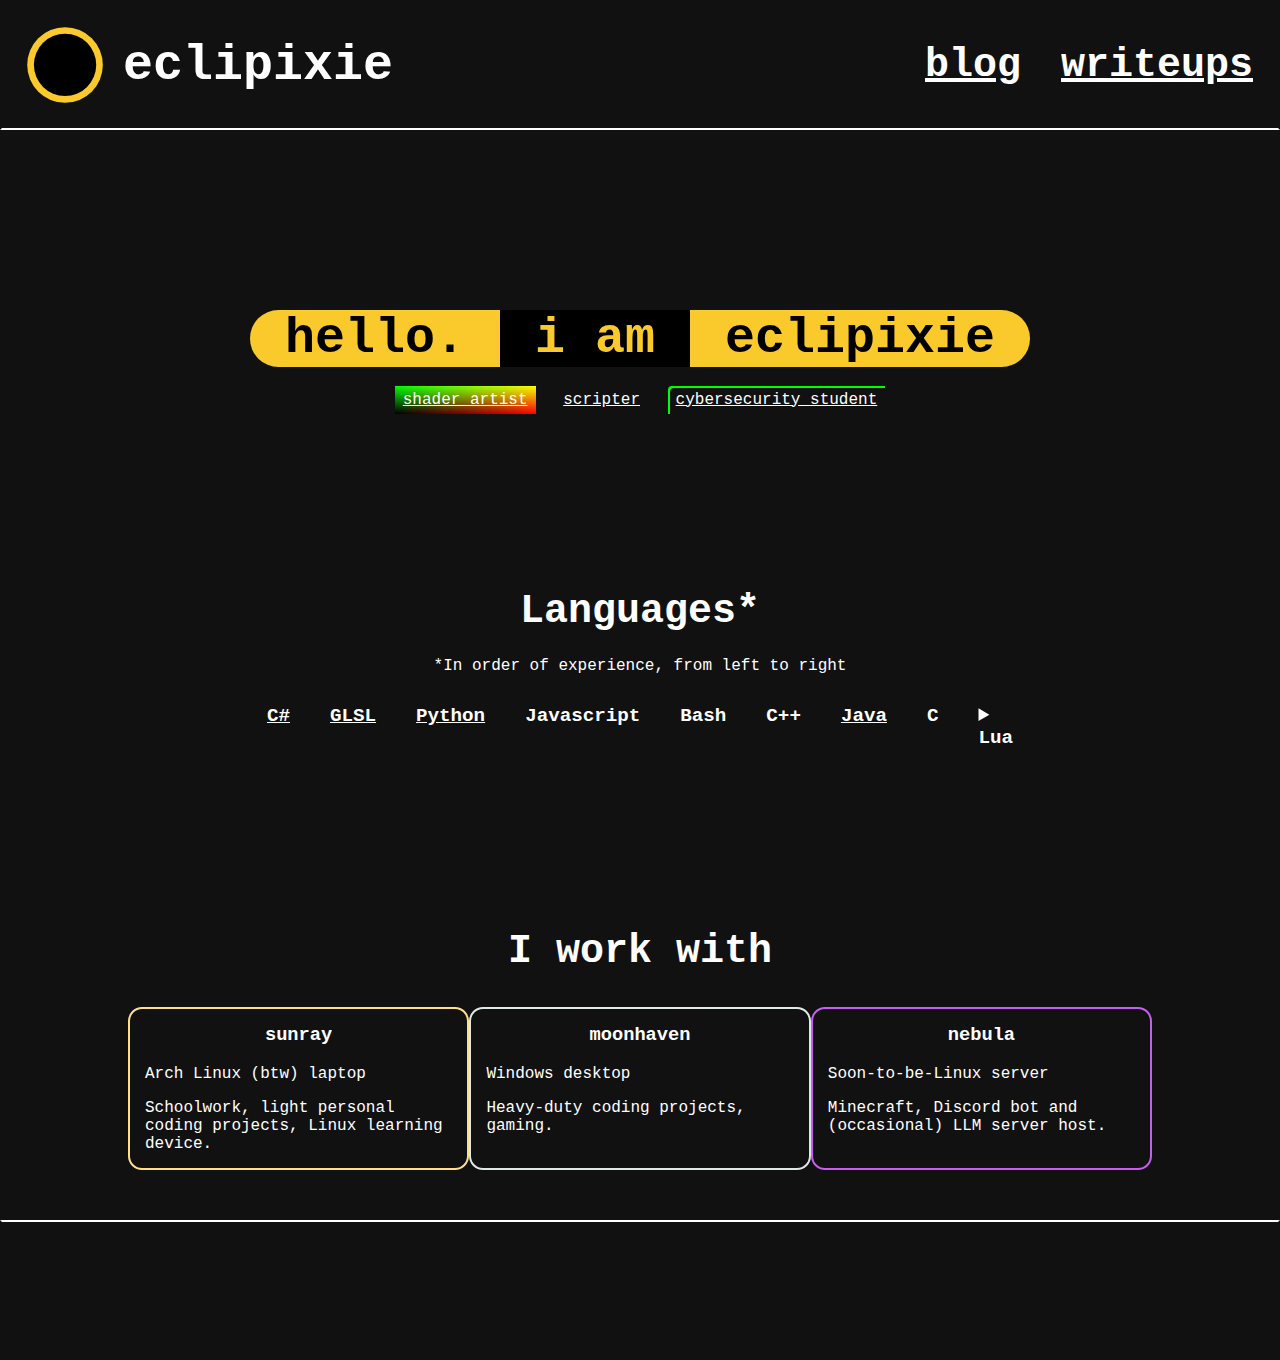
<file: index.html>
<!DOCTYPE html>
<!--[if lt IE 7]>      <html class="no-js lt-ie9 lt-ie8 lt-ie7"> <![endif]-->
<!--[if IE 7]>         <html class="no-js lt-ie9 lt-ie8"> <![endif]-->
<!--[if IE 8]>         <html class="no-js lt-ie9"> <![endif]-->
<!--[if gt IE 8]>      <html class="no-js"> <!--<![endif]-->
<html>
    <head>
        <meta charset="utf-8">
        <meta http-equiv="X-UA-Compatible">
        <link rel="shortcut icon" href="assets/logo.svg" type="image/x-icon">
        <title>eclipixie</title>
        <meta name="description" content="">
        <meta name="viewport" content="width=device-width, initial-scale=1">
        <link rel="stylesheet" href="./style/style.css">
    </head>
    <body>
        <header>
            <div class="header-sect">
                <a href="">
                    <img id="logo" src="./assets/logo.svg" alt="">
                </a>
                <h1>eclipixie</h1>
            </div>
            <div class="header-sect">
                <a href="./blog.html"><h2>blog</h2></a>
                <a href="./writeups.html"><h2>writeups</h2></a>
            </div>
        </header>
        <main id="content" class="margin-center">
            <h1><span class="capsule-light">hello.</span><span class="capsule-dark">i am</span><span class="capsule-light">eclipixie</span></h1>

            <hgroup id="capsule-links" class="margin-center">
                <a href="https://www.shadertoy.com/user/eclipixie" class="shader-capsule">shader artist</a>
                <a href="https://github.com/Eclipixie" class="resource-capsule">scripter</a>
                <a href="./writeups.html" class="cybersec-capsule">cybersecurity student</a>
            </hgroup>

            <section id="languages">
                <h2>Languages*</h2>
                <hgroup class="flex-center">*In order of experience, from left to right</hgroup>
                <ul class="horizontal-list margin-center">
                    <li><b><a href="https://github.com/Eclipixie/Volumetric">C#</a></b></li>
                    <li><b><a href="https://github.com/Eclipixie/Volumetric">GLSL</a></b></li>
                    <li><b><a href="https://github.com/Eclipixie/Llamaparse">Python</a></b></li>
                    <li><b>Javascript</b></li>
                    <li><b>Bash</b></li>
                    <li><b>C++</b></li>
                    <li><b><a href="https://github.com/Eclipixie/Chorus">Java</a></b></li>
                    <li><b>C</b></li>
                    <li><details style="text-wrap: wrap;">
                        <summary><b>Lua</b></summary>
                        Haven't used in any significant capacity in about 5 years.
                    </details></li>
                </ul>
            </section>

            <section id="technology">
                <h2>I work with</h2>
                <div class="margin-center">
                    <section>
                        <h3>sunray</h3>
                        <p>Arch Linux (btw) laptop</p>
                        <p>Schoolwork, light personal coding projects, Linux learning device.</p>
                    </section>
                    <section>
                        <h3>moonhaven</h3>
                        <p>Windows desktop</p>
                        <p>Heavy-duty coding projects, gaming.</p>
                    </section>
                    <section>
                        <h3>nebula</h3>
                        <p>Soon-to-be-Linux server</p>
                        <p>Minecraft, Discord bot and (occasional) LLM server host.</p>
                    </section>
                </div>
            </section>
        </main>
        <footer>

        </footer>
    </body>
</html>
</file>
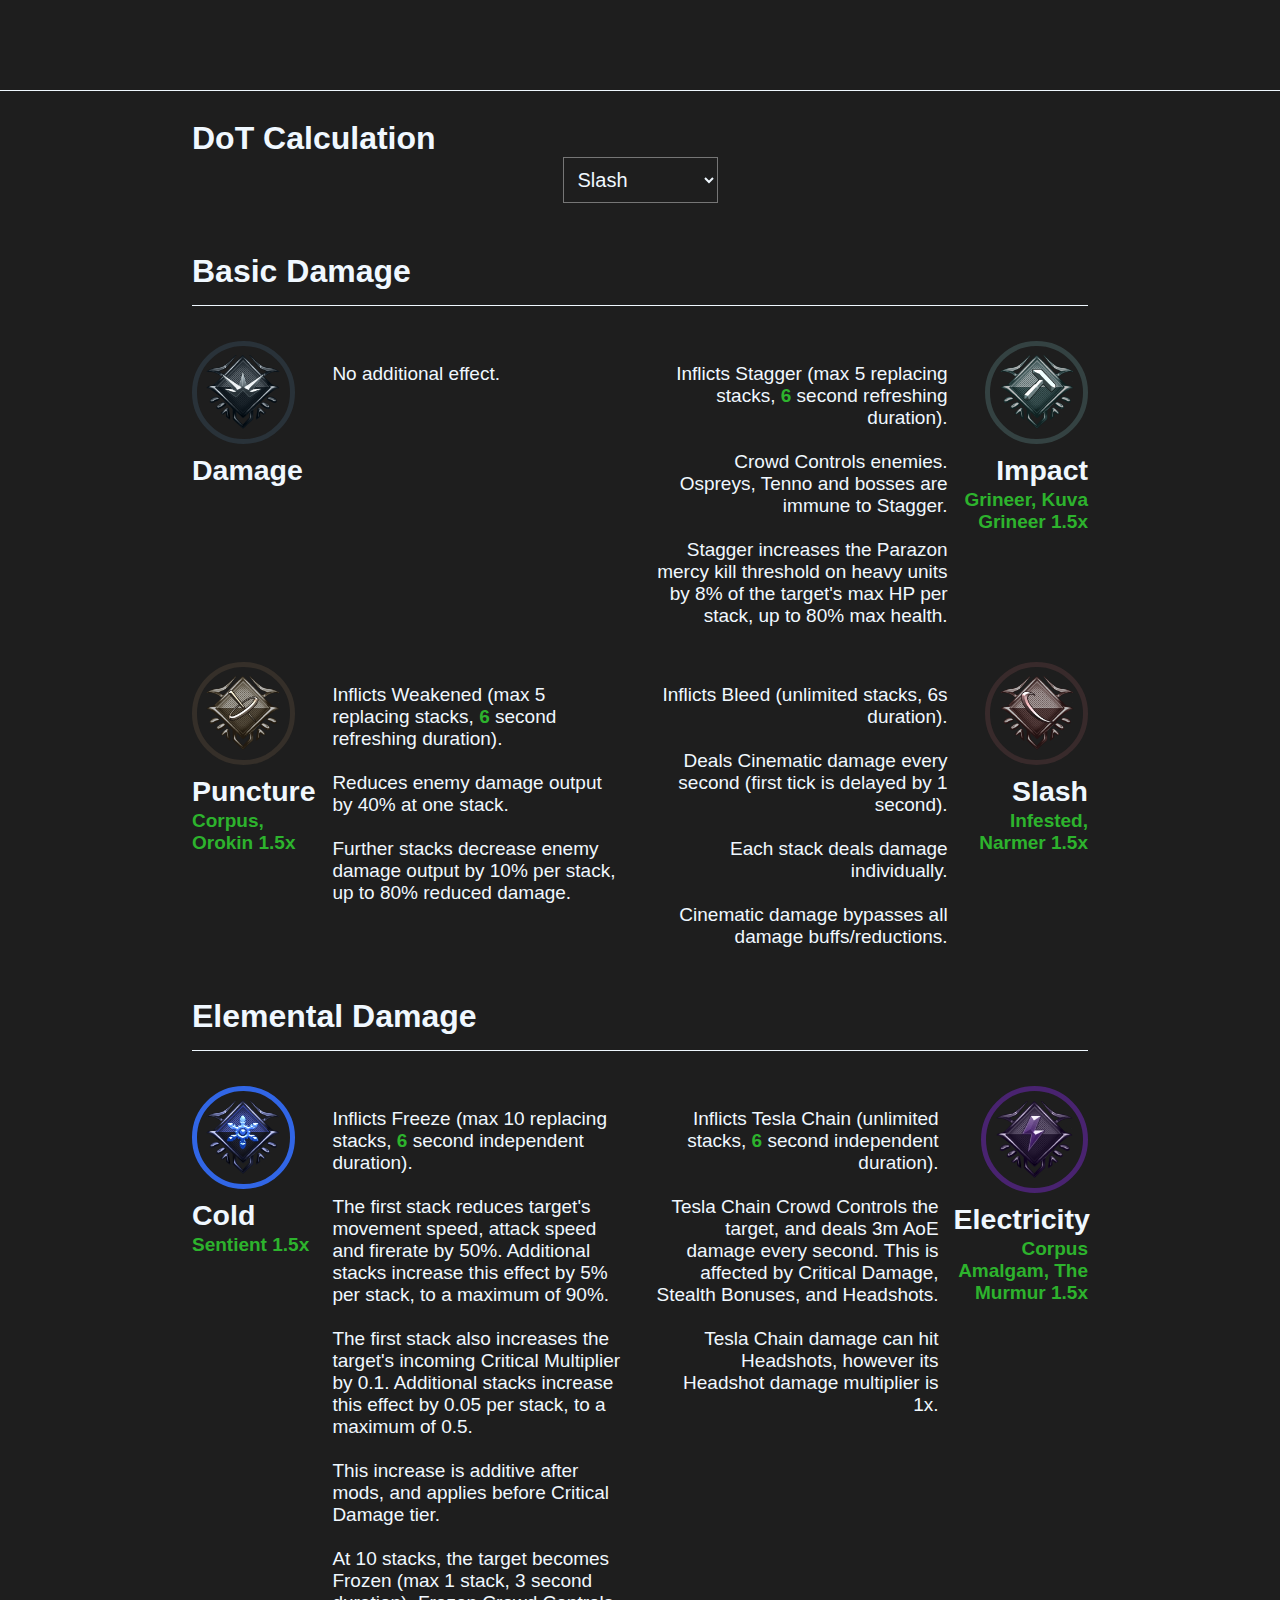
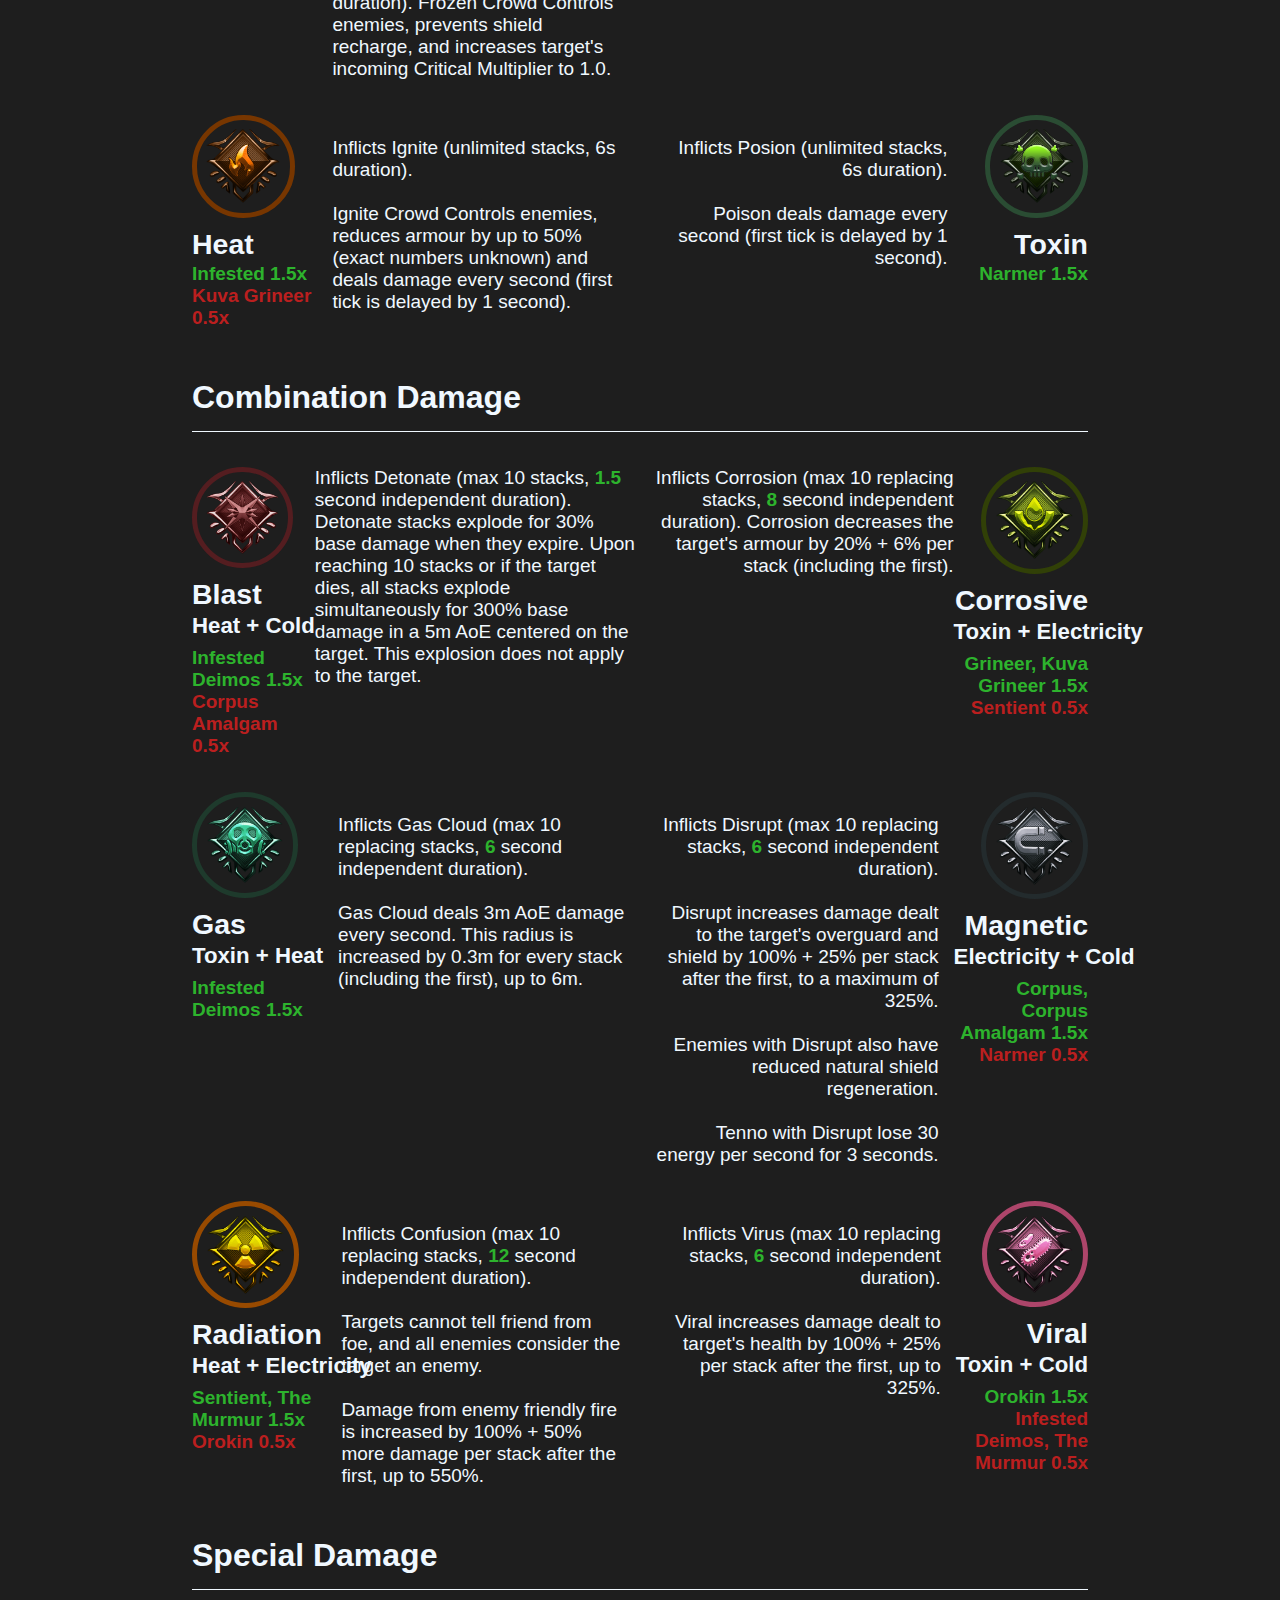
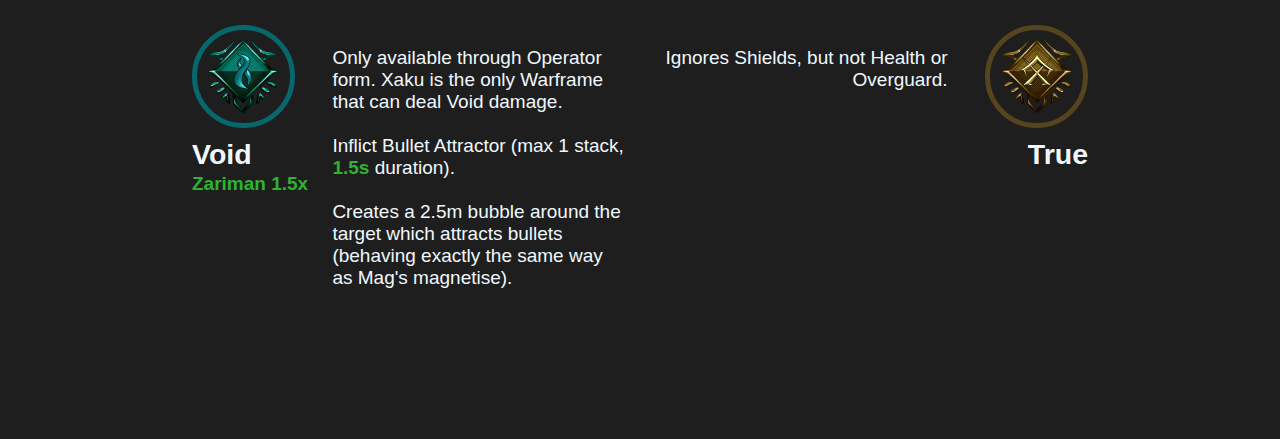
<file: damage/index.html>
<!DOCTYPE html>
<!--[if lt IE 7]>      <html class="no-js lt-ie9 lt-ie8 lt-ie7"> <![endif]-->
<!--[if IE 7]>         <html class="no-js lt-ie9 lt-ie8"> <![endif]-->
<!--[if IE 8]>         <html class="no-js lt-ie9"> <![endif]-->
<!--[if gt IE 8]>      <html class="no-js"> <!--<![endif]-->
<html>
    <head>
        <meta charset="utf-8">
        <meta http-equiv="X-UA-Compatible" content="IE=edge">
        <title>Damage</title>
        <meta name="description" content="">
        <meta name="viewport" content="width=device-width, initial-scale=1">
        <link rel="stylesheet" href="https://eclipixie.github.io/style/theoryframe.css">
    </head>
    <body>
        <header>

        </header>
        <main>
            <h1>DoT Calculation</h1>
            <section>
                <select name="damageType" id="">
                    <option value="slash">Slash</option>
                    <option value="heat">Heat</option>
                    <option value="toxin">Toxin</option>
                    <option value="gas">Gas</option>
                    <option value="blast expiry">Blast Expiry</option>
                    <option value="blast forced">Blast Forced</option>
                </select>
                <form action="" method="get">
                </form>
            </section>
            <h1>Basic Damage</h1>
            <section class="panel-grid">
                <div class="panel-row">
                    <section class="left-panel damage-info-panel">
                        <div class="overview">
                            <div class="icon" style="--border-col: rgba(41,50,57,255)">
                                <img src="https://eclipixie.github.io/resources/images/damage/DamageIcon.png" alt="">
                            </div>
                            <h2>Damage</h2>
                        </div>
                        <article>
                            No additional effect.
                        </article>
                    </section>
                    <section class="right-panel damage-info-panel">
                        <div class="overview">
                            <div class="icon" style="--border-col: rgba(52,66,66,255)">
                                <img src="https://eclipixie.github.io/resources/images/damage/ImpactIcon.png" alt="">
                            </div>
                            <h2>Impact</h2>
                            <b>Grineer, Kuva Grineer 1.5x</b>
                        </div>
                        <article>
                            Inflicts Stagger (max 5 replacing stacks, <b class="val-duration">6</b> second refreshing duration).

                            Crowd Controls enemies. Ospreys, Tenno and bosses are immune to Stagger.

                            Stagger increases the Parazon mercy kill threshold on heavy units by 8% of the target's max HP per stack, up to 80% max health.
                        </article>
                    </section>
                </div>
                <div class="panel-row">
                    <section class="left-panel damage-info-panel">
                        <div class="overview">
                            <div class="icon" style="--border-col: rgba(53,47,41,255)">
                                <img src="https://eclipixie.github.io/resources/images/damage/PunctureIcon.png" alt="">
                            </div>
                            <h2>Puncture</h2>
                            <b>Corpus, Orokin 1.5x</b>
                        </div>
                        <article>
                            Inflicts Weakened (max 5 replacing stacks, <b class="val-duration">6</b> second refreshing duration).

                            Reduces enemy damage output by 40% at one stack.

                            Further stacks decrease enemy damage output by 10% per stack, up to 80% reduced damage.
                        </article>
                    </section>
                    <section class="right-panel damage-info-panel">
                        <div class="overview">
                            <div class="icon" style="--border-col: rgba(56,42,43,255)">
                                <img src="https://eclipixie.github.io/resources/images/damage/SlashIcon.png" alt="">
                            </div>
                            <h2>Slash</h2>
                            <b>Infested, Narmer 1.5x</b>
                        </div>
                        <article>
                            Inflicts Bleed (unlimited stacks, 6s duration).

                            Deals <i>Cinematic</i> damage every second (first tick is delayed by 1 second).
                            
                            Each stack deals damage individually.
                            
                            Cinematic damage bypasses all damage buffs/reductions.
                        </article>
                    </section>
                </div>
            </section>
            <h1>Elemental Damage</h1>
            <section class="panel-grid">
                <!-- Cold, Electricity -->
                <div class="panel-row">
                    <!-- Cold -->
                    <section class="left-panel damage-info-panel">
                        <div class="overview">
                            <div class="icon" style="--border-col: rgba(49,102,230,255)">
                                <img src="https://eclipixie.github.io/resources/images/damage/ColdIcon.png" alt="">
                            </div>
                            <h2>Cold</h2>
                            <b>Sentient 1.5x</b>
                        </div>
                        <article>
                            Inflicts Freeze (max 10 replacing stacks, <b class="val-duration">6</b> second independent duration).

                            The first stack reduces target's movement speed, attack speed and firerate by 50%. Additional stacks increase this effect by 5% per stack, to a maximum of 90%.

                            The first stack also increases the target's incoming Critical Multiplier by 0.1. Additional stacks increase this effect by 0.05 per stack, to a maximum of 0.5.

                            This increase is additive after mods, and applies before Critical Damage tier.

                            At 10 stacks, the target becomes Frozen (max 1 stack, 3 second duration). Frozen Crowd Controls enemies, prevents shield recharge, and increases target's incoming Critical Multiplier to 1.0.
                        </article>
                    </section>
                    <!-- Electricity -->
                    <section class="right-panel damage-info-panel">
                        <div class="overview">
                            <div class="icon" style="--border-col: rgba(73,35,112,255)">
                                <img src="https://eclipixie.github.io/resources/images/damage/ElectricityIcon.png" alt="">
                            </div>
                            <h2>Electricity</h2>
                            <b>Corpus Amalgam, The Murmur 1.5x</b>
                        </div>
                        <article>
                            Inflicts Tesla Chain (unlimited stacks, <b class="val-duration">6</b> second independent duration).

                            Tesla Chain Crowd Controls the target, and deals 3m AoE damage every second. This is affected by Critical Damage, Stealth Bonuses, and Headshots.

                            Tesla Chain damage can hit Headshots, however its Headshot damage multiplier is 1x.
                        </article>
                    </section>
                </div>
                <!-- Heat, Toxin -->
                <div class="panel-row">
                    <!-- Heat -->
                    <section class="left-panel damage-info-panel">
                        <div class="overview">
                            <div class="icon" style="--border-col: rgba(119,54,0,255)">
                                <img src="https://eclipixie.github.io/resources/images/damage/HeatIcon.png" alt="">
                            </div>
                            <h2>Heat</h2>
                            <b>Infested 1.5x</b><br>
                            <b>Kuva Grineer 0.5x</b>
                        </div>
                        <article>
                            Inflicts Ignite (unlimited stacks, 6s duration).

                            Ignite Crowd Controls enemies, reduces armour by up to 50% (exact numbers unknown) and deals damage every second (first tick is delayed by 1 second).
                        </article>
                    </section>
                    <section class="right-panel damage-info-panel">
                        <div class="overview">
                            <div class="icon" style="--border-col: rgba(42,76,51,255)">
                                <img src="https://eclipixie.github.io/resources/images/damage/ToxinIcon.png" alt="">
                            </div>
                            <h2>Toxin</h2>
                            <b>Narmer 1.5x</b>
                        </div>
                        <article>
                            Inflicts Posion (unlimited stacks, 6s duration).

                            Poison deals damage every second (first tick is delayed by 1 second).
                        </article>
                    </section>
                </div>
            </section>
            <h1>Combination Damage</h1>
            <section class="panel-grid">
                <!-- Blast, Corrosive -->
                <div class="panel-row">
                    <!-- Blast -->
                    <section class="left-panel damage-info-panel">
                        <div class="overview">
                            <div class="icon" style="--border-col: rgba(84,29,32,255)">
                                <img src="https://eclipixie.github.io/resources/images/damage/BlastIcon.png" alt="">
                            </div>
                            <h2>Blast</h2>
                            <h3>Heat + Cold</h3>
                            <b>Infested Deimos 1.5x</b><br>
                            <b>Corpus Amalgam 0.5x</b>
                        </div>
                        <div class="description">
                            Inflicts Detonate (max 10 stacks, <b class="val-duration">1.5</b> second independent duration).

                            Detonate stacks explode for 30% base damage when they expire.

                            Upon reaching 10 stacks or if the target dies, all stacks explode simultaneously for 300% base damage in a 5m AoE centered on the target. This explosion does not apply to the target.
                        </div>
                    </section>
                    <!-- Corrosive -->
                    <section class="right-panel damage-info-panel">
                        <div class="overview">
                            <div class="icon" style="--border-col: rgba(49,64,7,255)">
                                <img src="https://eclipixie.github.io/resources/images/damage/CorrosiveIcon.png" alt="">
                            </div>
                            <h2>Corrosive</h2>
                            <h3>Toxin + Electricity</h3>
                            <b>Grineer, Kuva Grineer 1.5x</b><br>
                            <b>Sentient 0.5x</b>
                        </div>
                        <div class="description">
                            Inflicts Corrosion (max 10 replacing stacks, <b class="val-duration">8</b> second independent duration).

                            Corrosion decreases the target's armour by 20% + 6% per stack (including the first).
                        </div>
                    </section>
                </div>
                <!-- Gas, Magnetic -->
                <div class="panel-row">
                    <!-- Gas -->
                    <section class="left-panel damage-info-panel">
                        <div class="overview">
                            <div class="icon" style="--border-col: rgba(30,58,44,255)">
                                <img src="https://eclipixie.github.io/resources/images/damage/GasIcon.png" alt="">
                            </div>
                            <h2>Gas</h2>
                            <h3>Toxin + Heat</h3>
                            <b>Infested Deimos 1.5x</b>
                        </div>
                        <article>
                            Inflicts Gas Cloud (max 10 replacing stacks, <b class="val-duration">6</b> second independent duration).

                            Gas Cloud deals 3m AoE damage every second. This radius is increased by 0.3m for every stack (including the first), up to 6m.
                        </article>
                    </section>
                    <!-- Magnetic -->
                    <section class="right-panel damage-info-panel">
                        <div class="overview">
                            <div class="icon" style="--border-col: rgba(35,43,45,255)">
                                <img src="https://eclipixie.github.io/resources/images/damage/MagneticIcon.png" alt="">
                            </div>
                            <h2>Magnetic</h2>
                            <h3>Electricity + Cold</h3>
                            <b>Corpus, Corpus Amalgam 1.5x</b><br>
                            <b>Narmer 0.5x</b>
                        </div>
                        <article>
                            Inflicts Disrupt (max 10 replacing stacks, <b class="val-duration">6</b> second independent duration).

                            Disrupt increases damage dealt to the target's overguard and shield by 100% + 25% per stack after the first, to a maximum of 325%.

                            Enemies with Disrupt also have reduced natural shield regeneration.

                            Tenno with Disrupt lose 30 energy per second for 3 seconds.
                        </article>
                    </section>
                </div>
                <!-- Radiation, Viral -->
                <div class="panel-row">
                    <!-- Radiation -->
                    <section class="left-panel damage-info-panel">
                        <div class="overview">
                            <div class="icon" style="--border-col: rgba(152,74,0,255)">
                                <img src="https://eclipixie.github.io/resources/images/damage/RadiationIcon.png" alt="">
                            </div>
                            <h2>Radiation</h2>
                            <h3>Heat + Electricity</h3>
                            <b>Sentient, The Murmur 1.5x</b><br>
                            <b>Orokin 0.5x</b>
                        </div>
                        <article>
                            Inflicts Confusion (max 10 replacing stacks, <b class="val-duration">12</b> second independent duration).

                            Targets cannot tell friend from foe, and all enemies consider the target an enemy.

                            Damage from enemy friendly fire is increased by 100% + 50% more damage per stack after the first, up to 550%.
                        </article>
                    </section>
                    <!-- Viral -->
                    <section class="right-panel damage-info-panel">
                        <div class="overview">
                            <div class="icon" style="--border-col: rgba(173,69,106,255)">
                                <img src="https://eclipixie.github.io/resources/images/damage/ViralIcon.png" alt="">
                            </div>
                            <h2>Viral</h2>
                            <h3>Toxin + Cold</h3>
                            <b>Orokin 1.5x</b><br>
                            <b>Infested Deimos, The Murmur 0.5x</b>
                        </div>
                        <article>
                            Inflicts Virus (max 10 replacing stacks, <b class="val-duration">6</b> second independent duration).

                            Viral increases damage dealt to target's health by 100% + 25% per stack after the first, up to 325%.
                        </article>
                    </section>
                </div>
            </section>
            <h1>Special Damage</h1>
            <section class="panel-grid">
                <div class="panel-row">
                    <section class="left-panel damage-info-panel">
                        <div class="overview">
                            <div class="icon" style="--border-col: rgba(6,104,108,255)">
                                <img src="https://eclipixie.github.io/resources/images/damage/VoidIcon.png" alt="">
                            </div>
                            <h2>Void</h2>
                            <b>Zariman 1.5x</b>
                        </div>
                        <article>
                            Only available through Operator form. Xaku is the only Warframe that can deal Void damage.

                            Inflict Bullet Attractor (max 1 stack, <b class="val-duration">1.5s</b> duration).

                            Creates a 2.5m bubble around the target which attracts bullets (behaving exactly the same way as Mag's magnetise).
                        </article>
                    </section>
                    <section class="right-panel damage-info-panel">
                        <div class="overview">
                            <div class="icon" style="--border-col: rgba(86,68,30,255)">
                                <img src="https://eclipixie.github.io/resources/images/damage/TrueIcon.png" alt="">
                            </div>
                            <h2>True</h2>
                        </div>
                        <article>
                            Ignores Shields, but not Health or Overguard.
                        </article>
                    </section>
                </div>
            </section>
        </main>
    </body>
</html>
</file>
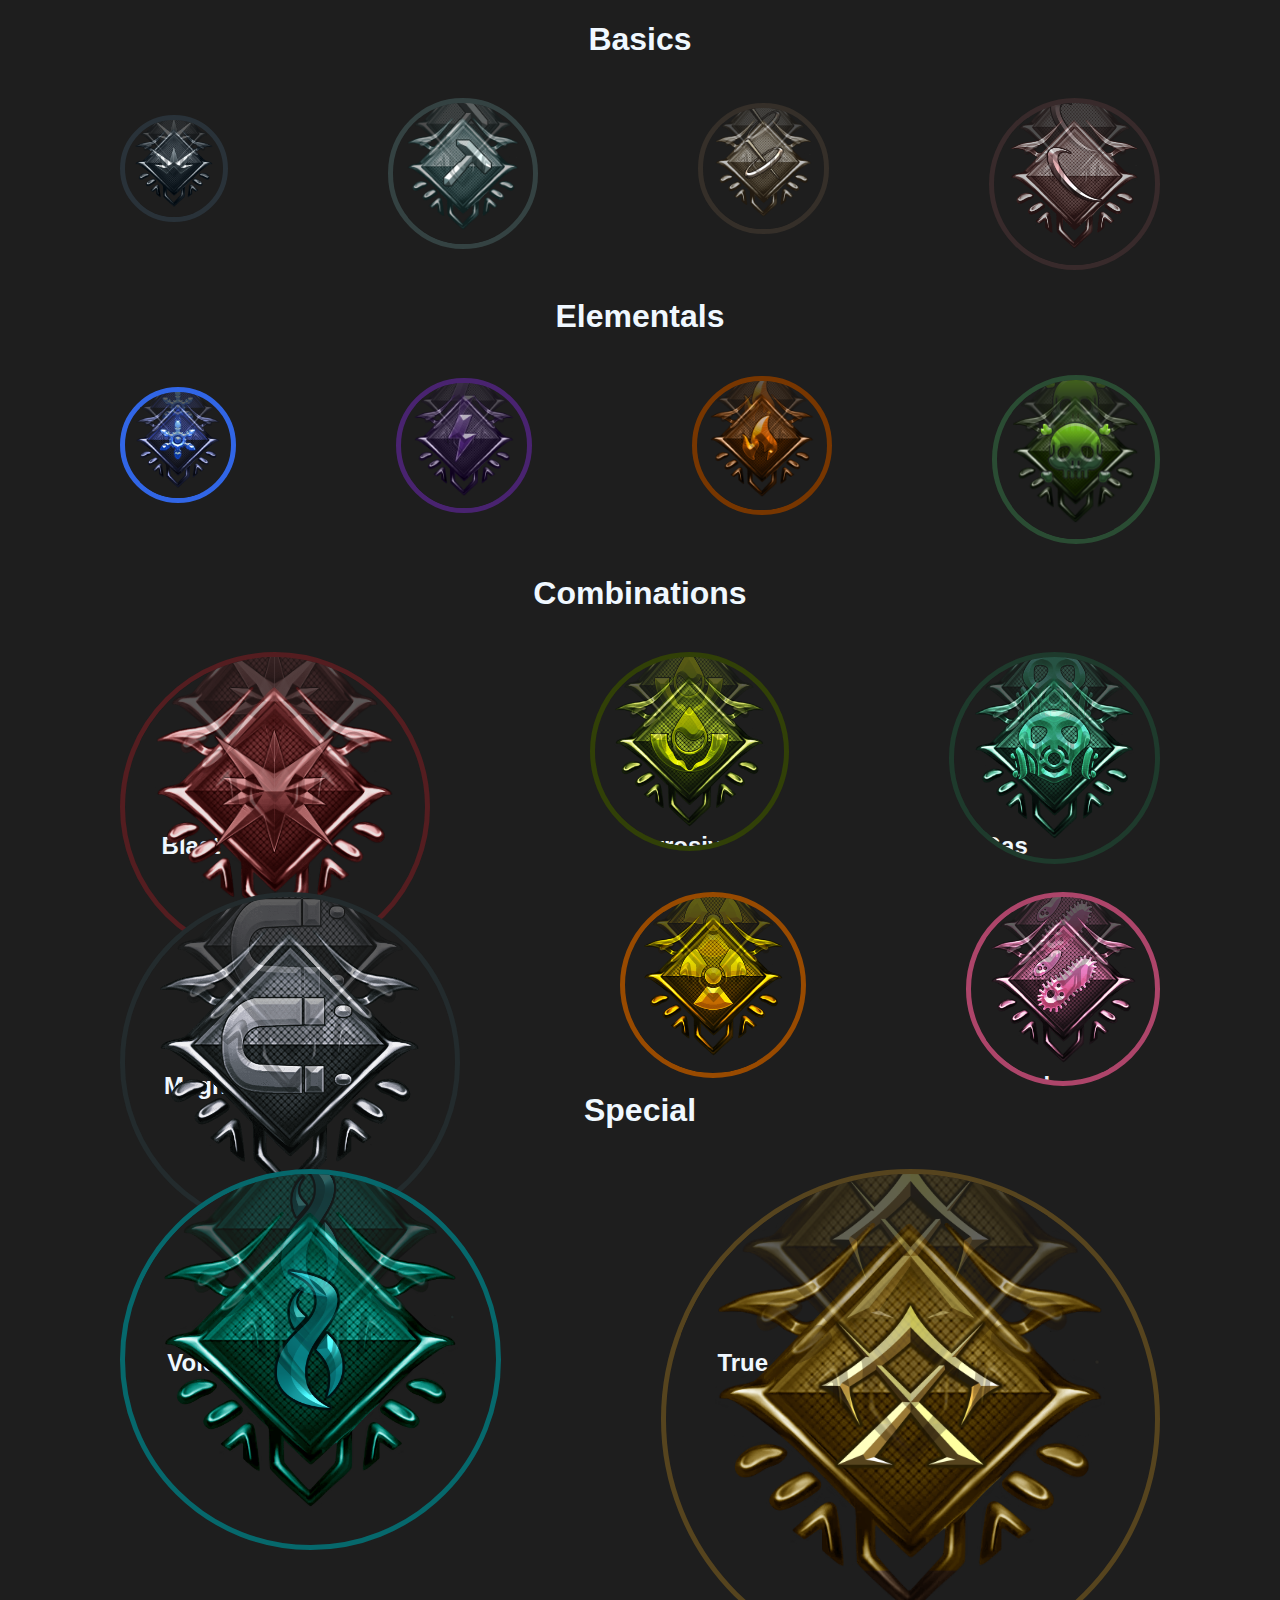
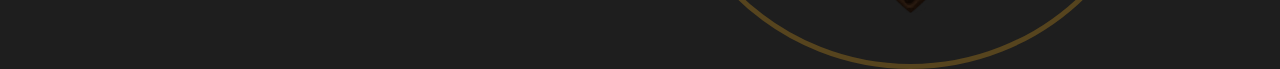
<file: old/index.html>
<!DOCTYPE html>
<!--[if lt IE 7]>      <html class="no-js lt-ie9 lt-ie8 lt-ie7"> <![endif]-->
<!--[if IE 7]>         <html class="no-js lt-ie9 lt-ie8"> <![endif]-->
<!--[if IE 8]>         <html class="no-js lt-ie9"> <![endif]-->
<!--[if gt IE 8]>      <html class="no-js"> <!--<![endif]-->
<html>
    <head>
        <meta charset="utf-8">
        <meta http-equiv="X-UA-Compatible" content="IE=edge">
        <title>Damage</title>
        <meta name="description" content="">
        <meta name="viewport" content="width=device-width, initial-scale=1">
        <link rel="stylesheet" href="../style/theoryframe.css">
    </head>
    <body>

        <div class="header">

        </div>
        <div class="content">
            <div class="graphic">
                <h1 class="center-x">Basics</h1>
                <div class="icon-row" id="basic-damage"><div class="icon center-y" style="--border-col: rgba(41,50,57,255)"><img src="../resources/DamageIcon.png" alt=""><div class="icon-info-background icon-info"><img src="../resources/DamageIcon.png" class="center-x"></div><div class="icon-info" style="--info-y: -40px"><h2 class="center-x center-y">Damage</h2></div><div class="icon-info icon-info-left" style="--info-y: -40px; height: 40px; border: 0px;"> <div class="subheading"></div> </div><div class="icon-info icon-info-left" style="--info-y: 0px; height: 120px"></div><div class="icon-info icon-info-right" style="--info-y: 0px; height: 120px"></div><div class="icon-info icon-info-left" style="--info-y: 0px; height: 120px;"> <div class="center-y small-text" style="margin-right: 70px;">No additional effect.</div></div><a class="icon-info icon-info-right" style="--info-y: calc(100px * 1.2 / 4 * 3)" href="https://warframe.fandom.com/wiki/Damage/Damage_Damage"> <div class="center-y">Wiki</div> </a></div><div class="icon center-y" style="--border-col: rgba(52,66,66,255)"><img src="../resources/ImpactIcon.png" alt=""><div class="icon-info-background icon-info"><img src="../resources/ImpactIcon.png" class="center-x"></div><div class="icon-info" style="--info-y: -40px"><h2 class="center-x center-y">Impact</h2></div><div class="icon-info icon-info-left" style="--info-y: -40px; height: 40px; border: 0px;"> <div class="subheading"></div> </div><div class="icon-info icon-info-left" style="--info-y: 0px; height: 120px"></div><div class="icon-info icon-info-right" style="--info-y: 0px; height: 120px"></div><div class="icon-info icon-info-left" style="--info-y: 0px; height: 120px;"> <div class="center-y small-text" style="margin-right: 70px;">Inflicts Stagger (&lt;5 stacks).<br>6s crowd control.<br>Increases Parazon mercy kill threshold.</div></div><div class="icon-info icon-info-right" style="--info-y: calc(100px * 1.2 / 4 * 0)"> <b style="color: green;">1.5x</b> <div class="center-y">Grineer</div></div><div class="icon-info icon-info-right" style="--info-y: calc(100px * 1.2 / 4 * 1)"> <b style="color: green;">1.5x</b> <div class="center-y">Kuva Grineer</div></div><a class="icon-info icon-info-right" style="--info-y: calc(100px * 1.2 / 4 * 3)" href="https://warframe.fandom.com/wiki/Damage/Impact_Damage"> <div class="center-y">Wiki</div> </a></div><div class="icon center-y" style="--border-col: rgba(53,47,41,255)"><img src="../resources/PunctureIcon.png" alt=""><div class="icon-info-background icon-info"><img src="../resources/PunctureIcon.png" class="center-x"></div><div class="icon-info" style="--info-y: -40px"><h2 class="center-x center-y">Puncture</h2></div><div class="icon-info icon-info-left" style="--info-y: -40px; height: 40px; border: 0px;"> <div class="subheading"></div> </div><div class="icon-info icon-info-left" style="--info-y: 0px; height: 120px"></div><div class="icon-info icon-info-right" style="--info-y: 0px; height: 120px"></div><div class="icon-info icon-info-left" style="--info-y: 0px; height: 120px;"> <div class="center-y small-text" style="margin-right: 70px;">Inflicts Weakened (&lt;5 stacks).<br>Reduces target's damage.</div></div><div class="icon-info icon-info-right" style="--info-y: calc(100px * 1.2 / 4 * 0)"> <b style="color: green;">1.5x</b> <div class="center-y">Corpus</div></div><div class="icon-info icon-info-right" style="--info-y: calc(100px * 1.2 / 4 * 1)"> <b style="color: green;">1.5x</b> <div class="center-y">Orokin</div></div><a class="icon-info icon-info-right" style="--info-y: calc(100px * 1.2 / 4 * 3)" href="https://warframe.fandom.com/wiki/Damage/Puncture_Damage"> <div class="center-y">Wiki</div> </a></div><div class="icon center-y" style="--border-col: rgba(56,42,43,255)"><img src="../resources/SlashIcon.png" alt=""><div class="icon-info-background icon-info"><img src="../resources/SlashIcon.png" class="center-x"></div><div class="icon-info" style="--info-y: -40px"><h2 class="center-x center-y">Slash</h2></div><div class="icon-info icon-info-left" style="--info-y: -40px; height: 40px; border: 0px;"> <div class="subheading"></div> </div><div class="icon-info icon-info-left" style="--info-y: 0px; height: 120px"></div><div class="icon-info icon-info-right" style="--info-y: 0px; height: 120px"></div><div class="icon-info icon-info-left" style="--info-y: 0px; height: 120px;"> <div class="center-y small-text" style="margin-right: 70px;">Inflicts Bleed (unlimited stacks).<br>DoT every 6 seconds for every stack individually.</div></div><div class="icon-info icon-info-right" style="--info-y: calc(100px * 1.2 / 4 * 0)"> <b style="color: green;">1.5x</b> <div class="center-y">Infested</div></div><div class="icon-info icon-info-right" style="--info-y: calc(100px * 1.2 / 4 * 1)"> <b style="color: green;">1.5x</b> <div class="center-y">Narmer</div></div><a class="icon-info icon-info-right" style="--info-y: calc(100px * 1.2 / 4 * 3)" href="https://warframe.fandom.com/wiki/Damage/Slash_Damage"> <div class="center-y">Wiki</div> </a></div></div>

                <h1 class="center-x">Elementals</h1>
                <div class="icon-row" id="elemental-damage"><div class="icon center-y" style="--border-col: rgba(49,102,230,255)"><img src="../resources/ColdIcon.png" alt=""><div class="icon-info-background icon-info"><img src="../resources/ColdIcon.png" class="center-x"></div><div class="icon-info" style="--info-y: -40px"><h2 class="center-x center-y">Cold</h2></div><div class="icon-info icon-info-left" style="--info-y: -40px; height: 40px; border: 0px;"> <div class="subheading"></div> </div><div class="icon-info icon-info-left" style="--info-y: 0px; height: 120px"></div><div class="icon-info icon-info-right" style="--info-y: 0px; height: 120px"></div><div class="icon-info icon-info-left" style="--info-y: 0px; height: 120px;"> <div class="center-y small-text" style="margin-right: 70px;">Inflicts Freeze (&lt;10 stacks).<br>Reduces target's animation speed.<br>10th stack freezes target.</div></div><div class="icon-info icon-info-right" style="--info-y: calc(100px * 1.2 / 4 * 0)"> <b style="color: green;">1.5x</b> <div class="center-y">Sentient</div></div><a class="icon-info icon-info-right" style="--info-y: calc(100px * 1.2 / 4 * 3)" href="https://warframe.fandom.com/wiki/Damage/Cold_Damage"> <div class="center-y">Wiki</div> </a></div><div class="icon center-y" style="--border-col: rgba(73,35,112,255)"><img src="../resources/ElectricityIcon.png" alt=""><div class="icon-info-background icon-info"><img src="../resources/ElectricityIcon.png" class="center-x"></div><div class="icon-info" style="--info-y: -40px"><h2 class="center-x center-y">Electricity</h2></div><div class="icon-info icon-info-left" style="--info-y: -40px; height: 40px; border: 0px;"> <div class="subheading"></div> </div><div class="icon-info icon-info-left" style="--info-y: 0px; height: 120px"></div><div class="icon-info icon-info-right" style="--info-y: 0px; height: 120px"></div><div class="icon-info icon-info-left" style="--info-y: 0px; height: 120px;"> <div class="center-y small-text" style="margin-right: 70px;">Inflicts Tesla Chain (&lt;1 stack).<br>3m AoE DoT centered on target every second.</div></div><div class="icon-info icon-info-right" style="--info-y: calc(100px * 1.2 / 4 * 0)"> <b style="color: green;">1.5x</b> <div class="center-y">Corpus Amalgam</div></div><div class="icon-info icon-info-right" style="--info-y: calc(100px * 1.2 / 4 * 1)"> <b style="color: green;">1.5x</b> <div class="center-y">The Murmur</div></div><a class="icon-info icon-info-right" style="--info-y: calc(100px * 1.2 / 4 * 3)" href="https://warframe.fandom.com/wiki/Damage/Electricity_Damage"> <div class="center-y">Wiki</div> </a></div><div class="icon center-y" style="--border-col: rgba(119,54,0,255)"><img src="../resources/HeatIcon.png" alt=""><div class="icon-info-background icon-info"><img src="../resources/HeatIcon.png" class="center-x"></div><div class="icon-info" style="--info-y: -40px"><h2 class="center-x center-y">Heat</h2></div><div class="icon-info icon-info-left" style="--info-y: -40px; height: 40px; border: 0px;"> <div class="subheading"></div> </div><div class="icon-info icon-info-left" style="--info-y: 0px; height: 120px"></div><div class="icon-info icon-info-right" style="--info-y: 0px; height: 120px"></div><div class="icon-info icon-info-left" style="--info-y: 0px; height: 120px;"> <div class="center-y small-text" style="margin-right: 70px;">Inflicts Ignite (unlimited stacks).<br>Reduces target's armour.<br>DoT every 6 seconds for every stack individually.</div></div><div class="icon-info icon-info-right" style="--info-y: calc(100px * 1.2 / 4 * 0)"> <b style="color: red;">0.5x</b> <div class="center-y">Kuva Grineer</div></div><div class="icon-info icon-info-right" style="--info-y: calc(100px * 1.2 / 4 * 1)"> <b style="color: green;">1.5x</b> <div class="center-y">Infested</div></div><a class="icon-info icon-info-right" style="--info-y: calc(100px * 1.2 / 4 * 3)" href="https://warframe.fandom.com/wiki/Damage/Heat_Damage"> <div class="center-y">Wiki</div> </a></div><div class="icon center-y" style="--border-col: rgba(42,76,51,255)"><img src="../resources/ToxinIcon.png" alt=""><div class="icon-info-background icon-info"><img src="../resources/ToxinIcon.png" class="center-x"></div><div class="icon-info" style="--info-y: -40px"><h2 class="center-x center-y">Toxin</h2></div><div class="icon-info icon-info-left" style="--info-y: -40px; height: 40px; border: 0px;"> <div class="subheading"></div> </div><div class="icon-info icon-info-left" style="--info-y: 0px; height: 120px"></div><div class="icon-info icon-info-right" style="--info-y: 0px; height: 120px"></div><div class="icon-info icon-info-left" style="--info-y: 0px; height: 120px;"> <div class="center-y small-text" style="margin-right: 70px;">Inflicts Poison (unlimited stacks).<br>DoT directly to health every 6 seconds for every stack individually.</div></div><div class="icon-info icon-info-right" style="--info-y: calc(100px * 1.2 / 4 * 0)"> <b style="color: green;">1.5x</b> <div class="center-y">Narmer</div></div><a class="icon-info icon-info-right" style="--info-y: calc(100px * 1.2 / 4 * 3)" href="https://warframe.fandom.com/wiki/Damage/Toxin_Damage"> <div class="center-y">Wiki</div> </a></div></div>

                <h1 class="center-x">Combinations</h1>
                <div class="icon-row" id="combinations-one"><div class="icon center-y" style="--border-col: rgba(84,29,32,255)"><img src="../resources/BlastIcon.png" alt=""><div class="icon-info-background icon-info"><img src="../resources/BlastIcon.png" class="center-x"></div><div class="icon-info" style="--info-y: -40px"><h2 class="center-x center-y">Blast</h2></div><div class="icon-info icon-info-left" style="--info-y: -40px; height: 40px; border: 0px;"> <div class="subheading">Heat + Cold</div> </div><div class="icon-info icon-info-left" style="--info-y: 0px; height: 120px"></div><div class="icon-info icon-info-right" style="--info-y: 0px; height: 120px"></div><div class="icon-info icon-info-left" style="--info-y: 0px; height: 120px;"> <div class="center-y small-text" style="margin-right: 70px;">Inflicts Detonate (&lt;10 stacks).<br>5m AoE after 1.5s, when stacks are maxxed, or target dies.</div></div><div class="icon-info icon-info-right" style="--info-y: calc(100px * 1.2 / 4 * 0)"> <b style="color: red;">0.5x</b> <div class="center-y">Corpus Amalgam</div></div><div class="icon-info icon-info-right" style="--info-y: calc(100px * 1.2 / 4 * 1)"> <b style="color: green;">1.5x</b> <div class="center-y">Infested Deimos</div></div><a class="icon-info icon-info-right" style="--info-y: calc(100px * 1.2 / 4 * 3)" href="https://warframe.fandom.com/wiki/Damage/Blast_Damage"> <div class="center-y">Wiki</div> </a></div><div class="icon center-y" style="--border-col: rgba(49,64,7,255)"><img src="../resources/CorrosiveIcon.png" alt=""><div class="icon-info-background icon-info"><img src="../resources/CorrosiveIcon.png" class="center-x"></div><div class="icon-info" style="--info-y: -40px"><h2 class="center-x center-y">Corrosive</h2></div><div class="icon-info icon-info-left" style="--info-y: -40px; height: 40px; border: 0px;"> <div class="subheading">Toxin + Electricity</div> </div><div class="icon-info icon-info-left" style="--info-y: 0px; height: 120px"></div><div class="icon-info icon-info-right" style="--info-y: 0px; height: 120px"></div><div class="icon-info icon-info-left" style="--info-y: 0px; height: 120px;"> <div class="center-y small-text" style="margin-right: 70px;">Inflicts Corrosion (&lt;10 stacks).<br>Reduces target's armour.</div></div><div class="icon-info icon-info-right" style="--info-y: calc(100px * 1.2 / 4 * 0)"> <b style="color: green;">1.5x</b> <div class="center-y">Grineer</div></div><div class="icon-info icon-info-right" style="--info-y: calc(100px * 1.2 / 4 * 1)"> <b style="color: green;">1.5x</b> <div class="center-y">Kuva Grineer</div></div><div class="icon-info icon-info-right" style="--info-y: calc(100px * 1.2 / 4 * 2)"> <b style="color: red;">0.5x</b> <div class="center-y">Sentient</div></div><a class="icon-info icon-info-right" style="--info-y: calc(100px * 1.2 / 4 * 3)" href="https://warframe.fandom.com/wiki/Damage/Corrosive_Damage"> <div class="center-y">Wiki</div> </a></div><div class="icon center-y" style="--border-col: rgba(30,58,44,255)"><img src="../resources/GasIcon.png" alt=""><div class="icon-info-background icon-info"><img src="../resources/GasIcon.png" class="center-x"></div><div class="icon-info" style="--info-y: -40px"><h2 class="center-x center-y">Gas</h2></div><div class="icon-info icon-info-left" style="--info-y: -40px; height: 40px; border: 0px;"> <div class="subheading">Toxin + Heat</div> </div><div class="icon-info icon-info-left" style="--info-y: 0px; height: 120px"></div><div class="icon-info icon-info-right" style="--info-y: 0px; height: 120px"></div><div class="icon-info icon-info-left" style="--info-y: 0px; height: 120px;"> <div class="center-y small-text" style="margin-right: 70px;">Inflicts Gas Cloud (&lt;10 stack).<br>3m+ AoE DoT centered on target.</div></div><div class="icon-info icon-info-right" style="--info-y: calc(100px * 1.2 / 4 * 0)"> <b style="color: green;">1.5x</b> <div class="center-y">Infested Deimos</div></div><a class="icon-info icon-info-right" style="--info-y: calc(100px * 1.2 / 4 * 3)" href="https://warframe.fandom.com/wiki/Damage/Gas_Damage"> <div class="center-y">Wiki</div> </a></div></div>
                <div class="icon-row" id="combinations-two"><div class="icon center-y" style="--border-col: rgba(35,43,45,255)"><img src="../resources/MagneticIcon.png" alt=""><div class="icon-info-background icon-info"><img src="../resources/MagneticIcon.png" class="center-x"></div><div class="icon-info" style="--info-y: -40px"><h2 class="center-x center-y">Magnetic</h2></div><div class="icon-info icon-info-left" style="--info-y: -40px; height: 40px; border: 0px;"> <div class="subheading">Cold + Electricity</div> </div><div class="icon-info icon-info-left" style="--info-y: 0px; height: 120px"></div><div class="icon-info icon-info-right" style="--info-y: 0px; height: 120px"></div><div class="icon-info icon-info-left" style="--info-y: 0px; height: 120px;"> <div class="center-y small-text" style="margin-right: 70px;">Inflicts Disrupt (&lt;10 stacks).<br>Increases damage to target's shield and overguard. Shield breaks deal Electricity.</div></div><div class="icon-info icon-info-right" style="--info-y: calc(100px * 1.2 / 4 * 0)"> <b style="color: green;">1.5x</b> <div class="center-y">Corpus</div></div><div class="icon-info icon-info-right" style="--info-y: calc(100px * 1.2 / 4 * 1)"> <b style="color: green;">1.5x</b> <div class="center-y">Corpus Amalgam</div></div><div class="icon-info icon-info-right" style="--info-y: calc(100px * 1.2 / 4 * 2)"> <b style="color: red;">0.5x</b> <div class="center-y">Narmer</div></div><a class="icon-info icon-info-right" style="--info-y: calc(100px * 1.2 / 4 * 3)" href="https://warframe.fandom.com/wiki/Damage/Magnetic_Damage"> <div class="center-y">Wiki</div> </a></div><div class="icon center-y" style="--border-col: rgba(152,74,0,255)"><img src="../resources/RadiationIcon.png" alt=""><div class="icon-info-background icon-info"><img src="../resources/RadiationIcon.png" class="center-x"></div><div class="icon-info" style="--info-y: -40px"><h2 class="center-x center-y">Radiation</h2></div><div class="icon-info icon-info-left" style="--info-y: -40px; height: 40px; border: 0px;"> <div class="subheading">Heat + Electricity</div> </div><div class="icon-info icon-info-left" style="--info-y: 0px; height: 120px"></div><div class="icon-info icon-info-right" style="--info-y: 0px; height: 120px"></div><div class="icon-info icon-info-left" style="--info-y: 0px; height: 120px;"> <div class="center-y small-text" style="margin-right: 70px;">Inflicts Confusion (&lt;10 stacks).<br>Targets cannot tell friend from foe.</div></div><div class="icon-info icon-info-right" style="--info-y: calc(100px * 1.2 / 4 * 0)"> <b style="color: red;">0.5x</b> <div class="center-y">Orokin</div></div><div class="icon-info icon-info-right" style="--info-y: calc(100px * 1.2 / 4 * 1)"> <b style="color: green;">1.5x</b> <div class="center-y">Sentient</div></div><div class="icon-info icon-info-right" style="--info-y: calc(100px * 1.2 / 4 * 2)"> <b style="color: green;">1.5x</b> <div class="center-y">The Murmur</div></div><a class="icon-info icon-info-right" style="--info-y: calc(100px * 1.2 / 4 * 3)" href="https://warframe.fandom.com/wiki/Damage/Radiation_Damage"> <div class="center-y">Wiki</div> </a></div><div class="icon center-y" style="--border-col: rgba(173,69,106,255)"><img src="../resources/ViralIcon.png" alt=""><div class="icon-info-background icon-info"><img src="../resources/ViralIcon.png" class="center-x"></div><div class="icon-info" style="--info-y: -40px"><h2 class="center-x center-y">Viral</h2></div><div class="icon-info icon-info-left" style="--info-y: -40px; height: 40px; border: 0px;"> <div class="subheading">Cold + Toxin</div> </div><div class="icon-info icon-info-left" style="--info-y: 0px; height: 120px"></div><div class="icon-info icon-info-right" style="--info-y: 0px; height: 120px"></div><div class="icon-info icon-info-left" style="--info-y: 0px; height: 120px;"> <div class="center-y small-text" style="margin-right: 70px;">Inflicts Virus (&lt;5 stacks).<br>Increases damage to target's health.</div></div><div class="icon-info icon-info-right" style="--info-y: calc(100px * 1.2 / 4 * 0)"> <b style="color: red;">0.5x</b> <div class="center-y">Infested Deimos</div></div><div class="icon-info icon-info-right" style="--info-y: calc(100px * 1.2 / 4 * 1)"> <b style="color: green;">1.5x</b> <div class="center-y">Orokin</div></div><div class="icon-info icon-info-right" style="--info-y: calc(100px * 1.2 / 4 * 2)"> <b style="color: red;">0.5x</b> <div class="center-y">The Murmur</div></div><a class="icon-info icon-info-right" style="--info-y: calc(100px * 1.2 / 4 * 3)" href="https://warframe.fandom.com/wiki/Damage/Viral_Damage"> <div class="center-y">Wiki</div> </a></div></div>

                <h1 class="center-x">Special</h1>
                <div class="icon-row" id="special-damage"><div class="icon center-y" style="--border-col: rgba(6,104,108,255)"><img src="../resources/VoidIcon.png" alt=""><div class="icon-info-background icon-info"><img src="../resources/VoidIcon.png" class="center-x"></div><div class="icon-info" style="--info-y: -40px"><h2 class="center-x center-y">Void</h2></div><div class="icon-info icon-info-left" style="--info-y: -40px; height: 40px; border: 0px;"> <div class="subheading"></div> </div><div class="icon-info icon-info-left" style="--info-y: 0px; height: 120px"></div><div class="icon-info icon-info-right" style="--info-y: 0px; height: 120px"></div><div class="icon-info icon-info-left" style="--info-y: 0px; height: 120px;"> <div class="center-y small-text" style="margin-right: 70px;">Inflicts Bullet Attractor (&lt;1 stack).<br>Attracts bullets in a 2.5m radius centered on target at time of application.</div></div><div class="icon-info icon-info-right" style="--info-y: calc(100px * 1.2 / 4 * 0)"> <b style="color: green;">1.5x</b> <div class="center-y">Zariman</div></div><a class="icon-info icon-info-right" style="--info-y: calc(100px * 1.2 / 4 * 3)" href="https://warframe.fandom.com/wiki/Damage/Void_Damage"> <div class="center-y">Wiki</div> </a></div><div class="icon center-y" style="--border-col: rgba(86,68,30,255)"><img src="../resources/TrueIcon.png" alt=""><div class="icon-info-background icon-info"><img src="../resources/TrueIcon.png" class="center-x"></div><div class="icon-info" style="--info-y: -40px"><h2 class="center-x center-y">True</h2></div><div class="icon-info icon-info-left" style="--info-y: -40px; height: 40px; border: 0px;"> <div class="subheading"></div> </div><div class="icon-info icon-info-left" style="--info-y: 0px; height: 120px"></div><div class="icon-info icon-info-right" style="--info-y: 0px; height: 120px"></div><div class="icon-info icon-info-left" style="--info-y: 0px; height: 120px;"> <div class="center-y small-text" style="margin-right: 70px;">Is unaffected by all forms of damage reduction and vulnerability. Bypasses shields, but not overguard.</div></div><a class="icon-info icon-info-right" style="--info-y: calc(100px * 1.2 / 4 * 3)" href="https://warframe.fandom.com/wiki/Damage/True_Damage"> <div class="center-y">Wiki</div> </a></div></div>
            </div>
        </div>
    </body>
</html>
</file>
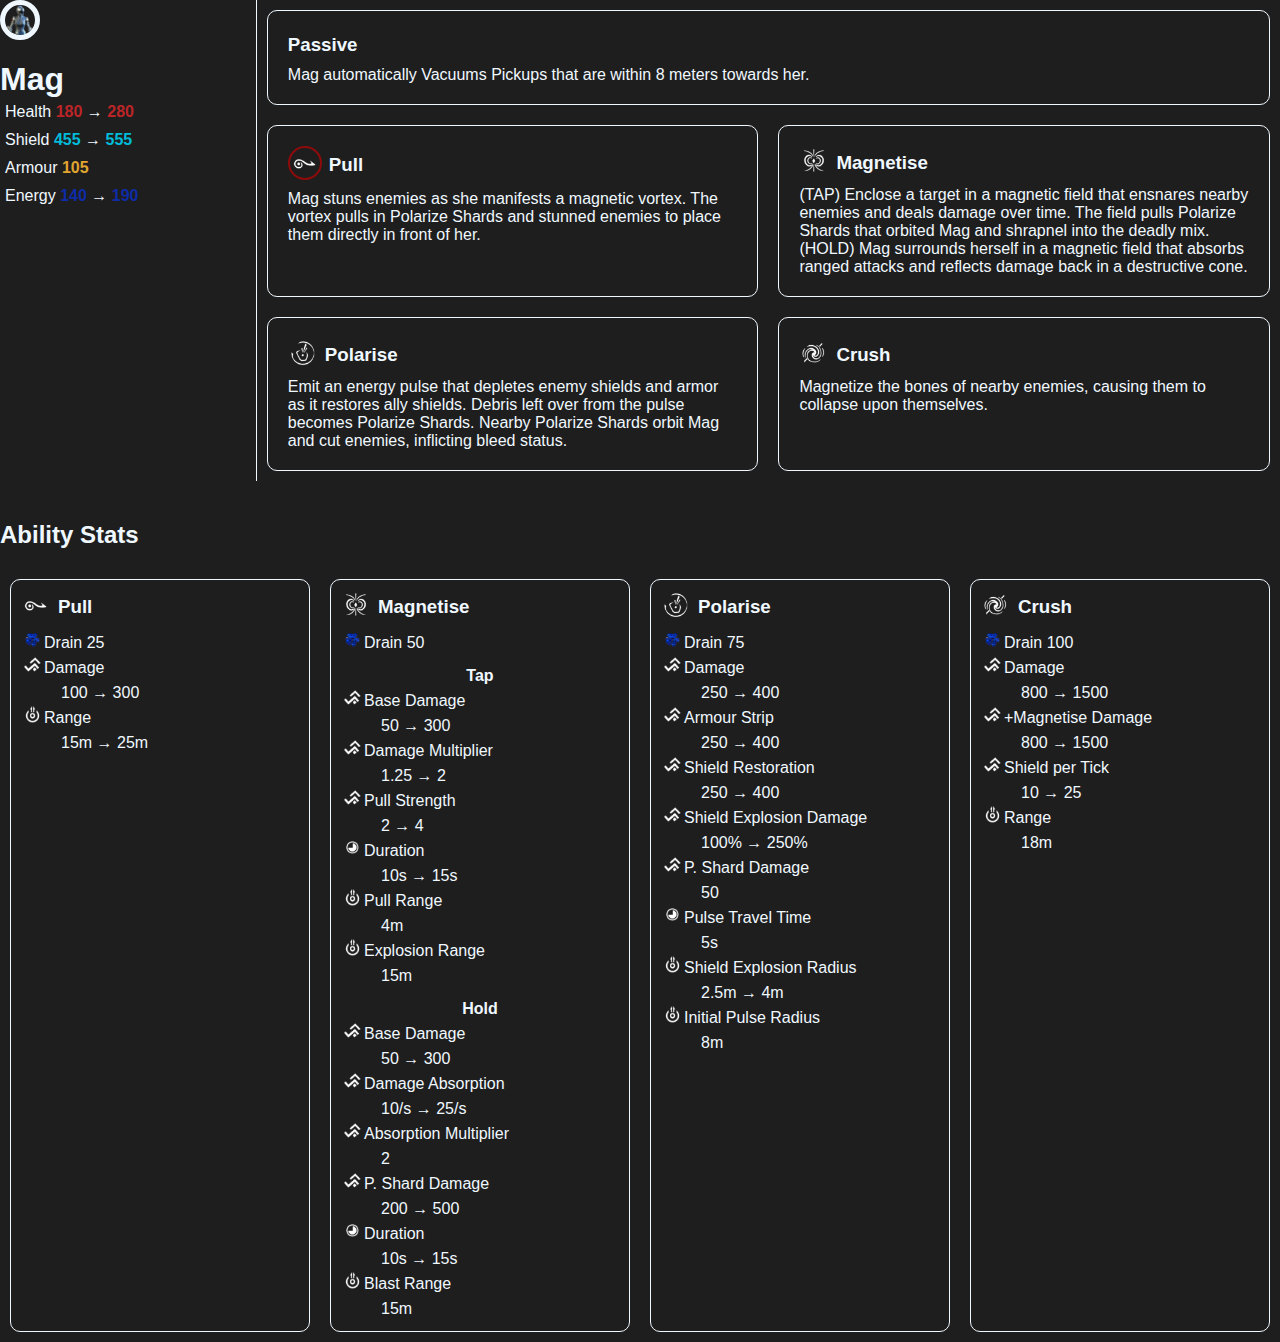
<file: frames/mag/index.html>
<!DOCTYPE html>
<!--[if lt IE 7]>      <html class="no-js lt-ie9 lt-ie8 lt-ie7"> <![endif]-->
<!--[if IE 7]>         <html class="no-js lt-ie9 lt-ie8"> <![endif]-->
<!--[if IE 8]>         <html class="no-js lt-ie9"> <![endif]-->
<!--[if gt IE 8]>      <html class="no-js"> <!--<![endif]-->
<html>
    <head>
        <meta charset="utf-8">
        <meta http-equiv="X-UA-Compatible" content="IE=edge">
        <title>Mag</title>
        <meta name="description" content="">
        <meta name="viewport" content="width=device-width, initial-scale=1">
        <link rel="stylesheet" href="../../style/theoryframe.css">
        <script src="../../js/jquery.js"></script>
        <script src="../../js/iconSwap.js"></script>
    </head>
    <body>
        <div class="header">

        </div>
        <div class="content">
            <div class="warframe-info">
                <div class="overview">
                    <button onclick="SwapImg('#wfIcon', '../../resources/images/warframes/mag.png', '../../resources/images/warframes/primes/mag.png')" class="icon">
                        <img class="full" src="../../resources/images/warframes/mag.png" alt="Mag" id="wfIcon">
                    </button>

                    <h1>Mag</h1>

                    <ul>
                        <li>Health <b style="color: var(--col-health);">180</b> &rarr; <b style="color: var(--col-health);">280</b></li>
                        <li>Shield <b style="color: var(--col-shield);">455</b> &rarr; <b style="color: var(--col-shield);">555</b></li>
                        <li>Armour <b style="color: var(--col-armour);">105</b></li>
                        <li>Energy <b style="color: var(--col-energy);">140</b> &rarr; <b style="color: var(--col-energy);">190</b></li>
                    </ul>
                </div>
                <div class="abilities">
                    <div class="ability passive">
                        <div>
                            <h3>Passive</h3>
                        </div>
                        Mag automatically Vacuums Pickups that are within 8 meters towards her. 
                    </div>
                    <div class="ability helminth">
                        <div>
                            <img src="../../resources/images/warframes/magPull.png" alt="">
                            <h3>Pull</h3>
                        </div>
                        Mag stuns enemies as she manifests a magnetic vortex. The vortex pulls in Polarize Shards and stunned enemies to place them directly in front of her.
                    </div>
                    <div class="ability">
                        <div>
                            <img src="../../resources/images/warframes/magMagnetise.png" alt="">
                            <h3>Magnetise</h3>
                        </div>
                        (TAP) Enclose a target in a magnetic field that ensnares nearby enemies and deals damage over time. The field pulls Polarize Shards that orbited Mag and shrapnel into the deadly mix. <br>
                        (HOLD) Mag surrounds herself in a magnetic field that absorbs ranged attacks and reflects damage back in a destructive cone.
                    </div>
                    <div class="ability">
                        <div>
                            <img src="../../resources/images/warframes/magPolarise.png" alt="">
                            <h3>Polarise</h3>
                        </div>
                        Emit an energy pulse that depletes enemy shields and armor as it restores ally shields. Debris left over from the pulse becomes Polarize Shards. Nearby Polarize Shards orbit Mag and cut enemies, inflicting bleed status.
                    </div>
                    <div class="ability">
                        <div>
                            <img src="../../resources/images/warframes/magCrush.png" alt="">
                            <h3>Crush</h3>
                        </div>
                        Magnetize the bones of nearby enemies, causing them to collapse upon themselves.
                    </div>
                </div>
            </div>
            <h2>Ability Stats</h2>
            <div class="ability-info">
                <div class="ability">
                    <div class="helminth">
                        <img src="../../resources/images/warframes/magPull.png" alt="">
                        <h3>Pull</h3>
                    </div>
                    <img src="../../resources/images/abilityStats/effeciency.png" alt="Effeciency" class="text-img">Drain 25 <br>
                    <img src="../../resources/images/abilityStats/strength.png" alt="Strength" class="text-img">Damage <p>100 &rarr; 300</p>
                    <img src="../../resources/images/abilityStats/range.png" alt="Range" class="text-img">Range <p>15m &rarr; 25m</p>
                </div>
                <div class="ability">
                    <div>
                        <img src="../../resources/images/warframes/magMagnetise.png" alt="">
                        <h3>Magnetise</h3>
                    </div>
                    <img src="../../resources/images/abilityStats/effeciency.png" alt="Effeciency" class="text-img">Drain 50 <br>
                    <b>Tap</b>
                    <img src="../../resources/images/abilityStats/strength.png" alt="Strength" class="text-img">Base Damage <p>50 &rarr; 300</p>
                    <img src="../../resources/images/abilityStats/strength.png" alt="Strength" class="text-img">Damage Multiplier <p>1.25 &rarr; 2</p>
                    <img src="../../resources/images/abilityStats/strength.png" alt="Strength" class="text-img">Pull Strength <p>2 &rarr; 4</p>
                    <img src="../../resources/images/abilityStats/duration.png" alt="Duration" class="text-img">Duration <p>10s &rarr; 15s</p>
                    <img src="../../resources/images/abilityStats/range.png" alt="Range" class="text-img">Pull Range <p>4m</p>
                    <img src="../../resources/images/abilityStats/range.png" alt="Range" class="text-img">Explosion Range <p>15m</p>
                    <b>Hold</b>
                    <img src="../../resources/images/abilityStats/strength.png" alt="Strength" class="text-img">Base Damage <p>50 &rarr; 300</p>
                    <img src="../../resources/images/abilityStats/strength.png" alt="Strength" class="text-img">Damage Absorption <p>10/s &rarr; 25/s</p>
                    <img src="../../resources/images/abilityStats/strength.png" alt="Strength" class="text-img">Absorption Multiplier <p>2</p>
                    <img src="../../resources/images/abilityStats/strength.png" alt="Strength" class="text-img">P. Shard Damage <p>200 &rarr; 500</p>
                    <img src="../../resources/images/abilityStats/duration.png" alt="Strength" class="text-img">Duration <p>10s &rarr; 15s</p>
                    <img src="../../resources/images/abilityStats/range.png" alt="Strength" class="text-img">Blast Range <p>15m</p>
                </div>
                <div class="ability">
                    <div>
                        <img src="../../resources/images/warframes/magPolarise.png" alt="">
                        <h3>Polarise</h3>
                    </div>
                    <img src="../../resources/images/abilityStats/effeciency.png" alt="Strength" class="text-img">Drain 75 <br>
                    <img src="../../resources/images/abilityStats/strength.png" alt="Strength" class="text-img">Damage <p>250 &rarr; 400</p>
                    <img src="../../resources/images/abilityStats/strength.png" alt="Strength" class="text-img">Armour Strip <p>250 &rarr; 400</p>
                    <img src="../../resources/images/abilityStats/strength.png" alt="Strength" class="text-img">Shield Restoration <p>250 &rarr; 400</p>
                    <img src="../../resources/images/abilityStats/strength.png" alt="Strength" class="text-img">Shield Explosion Damage <p>100% &rarr; 250%</p>
                    <img src="../../resources/images/abilityStats/strength.png" alt="Strength" class="text-img">P. Shard Damage <p>50</p>
                    <img src="../../resources/images/abilityStats/duration.png" alt="Strength" class="text-img">Pulse Travel Time <p>5s</p>
                    <img src="../../resources/images/abilityStats/range.png" alt="Strength" class="text-img">Shield Explosion Radius <p>2.5m &rarr; 4m</p>
                    <img src="../../resources/images/abilityStats/range.png" alt="Strength" class="text-img">Initial Pulse Radius <p>8m</p>
                </div>
                <div class="ability">
                    <div>
                        <img src="../../resources/images/warframes/magCrush.png" alt="">
                        <h3>Crush</h3>
                    </div>
                    <img src="../../resources/images/abilityStats/effeciency.png" alt="Strength" class="text-img">Drain 100 <br>
                    <img src="../../resources/images/abilityStats/strength.png" alt="Strength" class="text-img">Damage <p>800 &rarr; 1500</p>
                    <img src="../../resources/images/abilityStats/strength.png" alt="Strength" class="text-img">+Magnetise Damage <p>800 &rarr; 1500</p>
                    <img src="../../resources/images/abilityStats/strength.png" alt="Strength" class="text-img">Shield per Tick <p>10 &rarr; 25</p>
                    <img src="../../resources/images/abilityStats/range.png" alt="Strength" class="text-img">Range <p>18m</p>
                </div>
            </div>
        </div>
    </body>
</html>
</file>
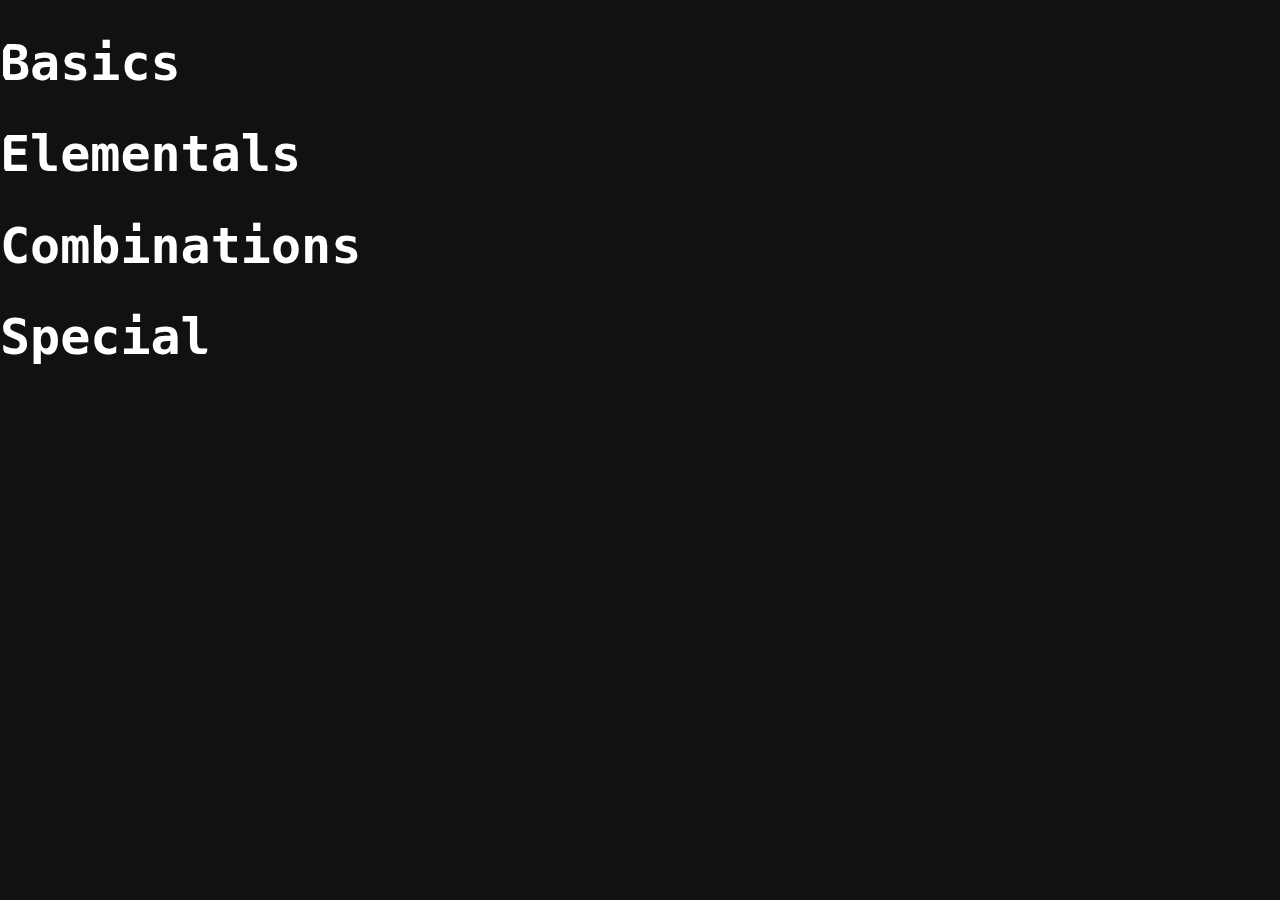
<file: damage.html>
<!DOCTYPE html>
<!--[if lt IE 7]>      <html class="no-js lt-ie9 lt-ie8 lt-ie7"> <![endif]-->
<!--[if IE 7]>         <html class="no-js lt-ie9 lt-ie8"> <![endif]-->
<!--[if IE 8]>         <html class="no-js lt-ie9"> <![endif]-->
<!--[if gt IE 8]>      <html class="no-js"> <!--<![endif]-->
<html>
    <head>
        <meta charset="utf-8">
        <meta http-equiv="X-UA-Compatible" content="IE=edge">
        <title>Damage</title>
        <meta name="description" content="">
        <meta name="viewport" content="width=device-width, initial-scale=1">
        <link rel="stylesheet" href="./style/style.css">
        <script src="./js/jquery.js" async defer></script>
    </head>
    <body>

        <div class="header">

        </div>
        <div class="content">
            <div class="graphic">
                <h1 class="center-x">Basics</h1>
                <div class="icon-row" id="basic-damage"></div>

                <h1 class="center-x">Elementals</h1>
                <div class="icon-row" id="elemental-damage"></div>

                <h1 class="center-x">Combinations</h1>
                <div class="icon-row" id="combinations-one"></div>
                <div class="icon-row" id="combinations-two"></div>

                <h1 class="center-x">Special</h1>
                <div class="icon-row" id="special-damage"></div>
            </div>
        </div>

        <script src="./js/templates.js" type="text/javascript" defer>
        </script>
    </body>
</html>
</file>
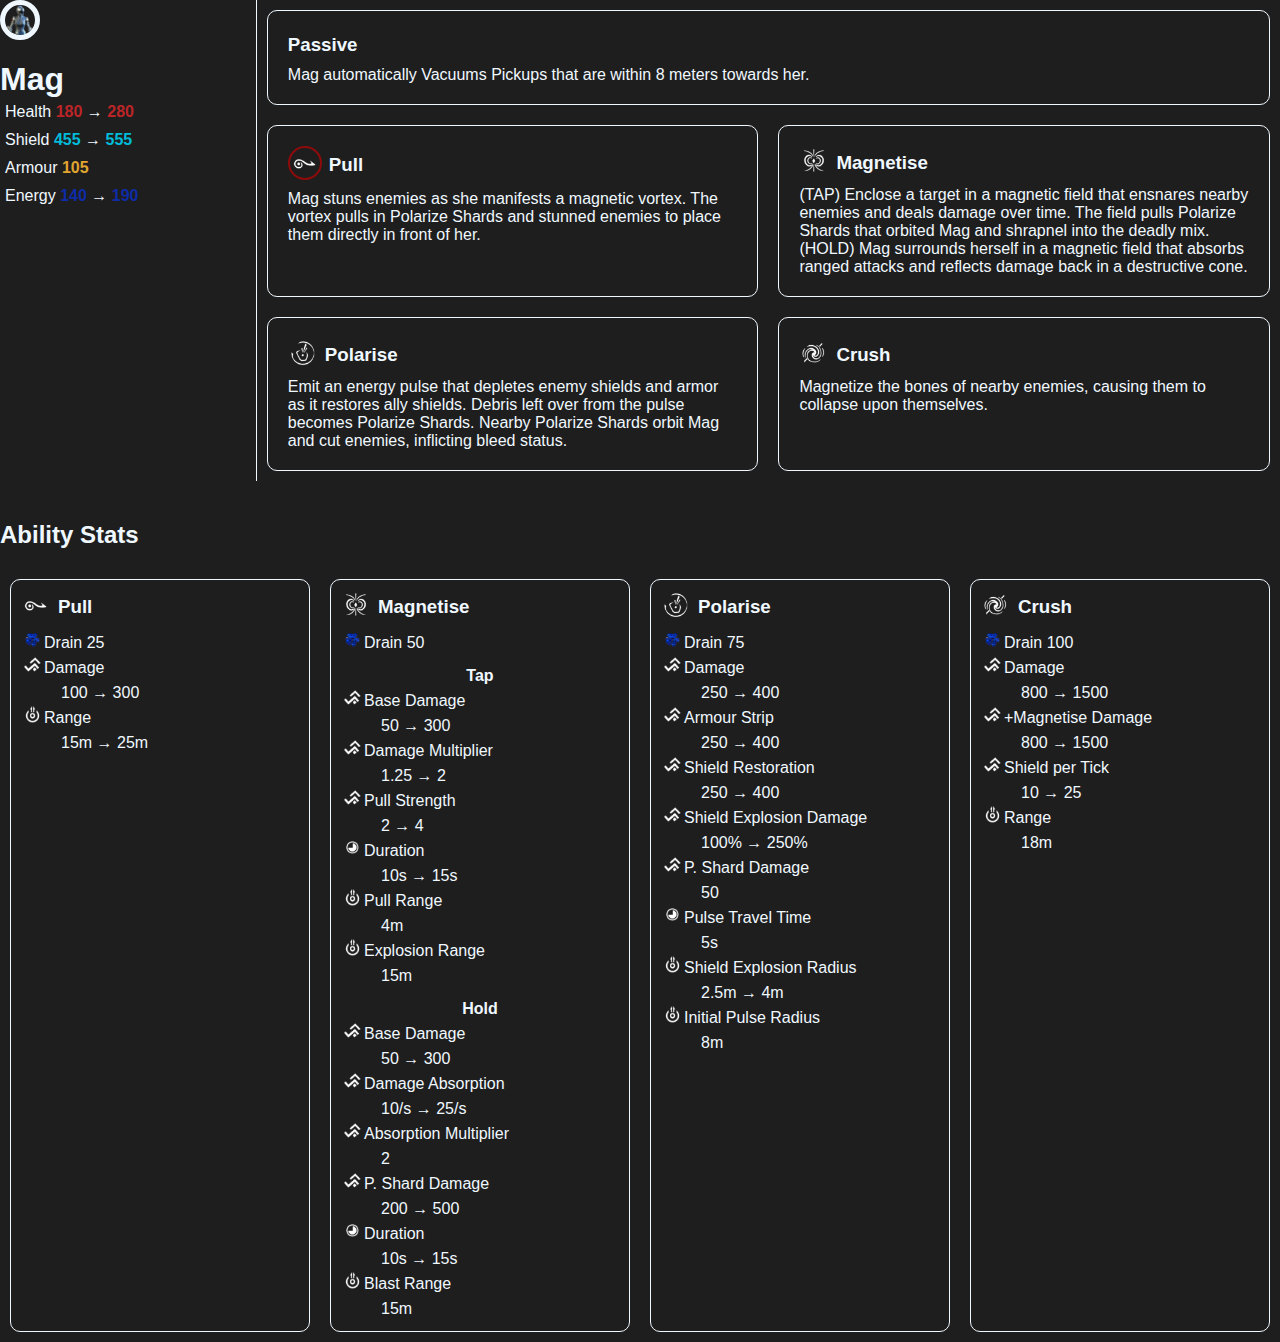
<file: frames/mag.html>
<!DOCTYPE html>
<!--[if lt IE 7]>      <html class="no-js lt-ie9 lt-ie8 lt-ie7"> <![endif]-->
<!--[if IE 7]>         <html class="no-js lt-ie9 lt-ie8"> <![endif]-->
<!--[if IE 8]>         <html class="no-js lt-ie9"> <![endif]-->
<!--[if gt IE 8]>      <html class="no-js"> <!--<![endif]-->
<html>
    <head>
        <meta charset="utf-8">
        <meta http-equiv="X-UA-Compatible" content="IE=edge">
        <title>Mag</title>
        <meta name="description" content="">
        <meta name="viewport" content="width=device-width, initial-scale=1">
        <link rel="stylesheet" href="../style/theoryframe.css">
        <script src="../js/jquery.js"></script>
        <script src="../js/iconSwap.js"></script>
    </head>
    <body>
        <div class="header">

        </div>
        <div class="content">
            <div class="warframe-info">
                <div class="overview">
                    <button onclick="SwapImg('#wfIcon', '../resources/images/warframes/mag.png', '../resources/images/warframes/primes/mag.png')" class="icon">
                        <img class="full" src="../resources/images/warframes/mag.png" alt="Mag" id="wfIcon">
                    </button>

                    <h1>Mag</h1>

                    <ul>
                        <li>Health <b style="color: var(--col-health);">180</b> &rarr; <b style="color: var(--col-health);">280</b></li>
                        <li>Shield <b style="color: var(--col-shield);">455</b> &rarr; <b style="color: var(--col-shield);">555</b></li>
                        <li>Armour <b style="color: var(--col-armour);">105</b></li>
                        <li>Energy <b style="color: var(--col-energy);">140</b> &rarr; <b style="color: var(--col-energy);">190</b></li>
                    </ul>
                </div>
                <div class="abilities">
                    <div class="ability passive">
                        <div>
                            <h3>Passive</h3>
                        </div>
                        Mag automatically Vacuums Pickups that are within 8 meters towards her. 
                    </div>
                    <div class="ability helminth">
                        <div>
                            <img src="../resources/images/warframes/magPull.png" alt="">
                            <h3>Pull</h3>
                        </div>
                        Mag stuns enemies as she manifests a magnetic vortex. The vortex pulls in Polarize Shards and stunned enemies to place them directly in front of her.
                    </div>
                    <div class="ability">
                        <div>
                            <img src="../resources/images/warframes/magMagnetise.png" alt="">
                            <h3>Magnetise</h3>
                        </div>
                        (TAP) Enclose a target in a magnetic field that ensnares nearby enemies and deals damage over time. The field pulls Polarize Shards that orbited Mag and shrapnel into the deadly mix. <br>
                        (HOLD) Mag surrounds herself in a magnetic field that absorbs ranged attacks and reflects damage back in a destructive cone.
                    </div>
                    <div class="ability">
                        <div>
                            <img src="../resources/images/warframes/magPolarise.png" alt="">
                            <h3>Polarise</h3>
                        </div>
                        Emit an energy pulse that depletes enemy shields and armor as it restores ally shields. Debris left over from the pulse becomes Polarize Shards. Nearby Polarize Shards orbit Mag and cut enemies, inflicting bleed status.
                    </div>
                    <div class="ability">
                        <div>
                            <img src="../resources/images/warframes/magCrush.png" alt="">
                            <h3>Crush</h3>
                        </div>
                        Magnetize the bones of nearby enemies, causing them to collapse upon themselves.
                    </div>
                </div>
            </div>
            <h2>Ability Stats</h2>
            <div class="ability-info">
                <div class="ability">
                    <div class="helminth">
                        <img src="../resources/images/warframes/magPull.png" alt="">
                        <h3>Pull</h3>
                    </div>
                    <img src="../resources/images/abilityStats/effeciency.png" alt="Effeciency" class="text-img">Drain 25 <br>
                    <img src="../resources/images/abilityStats/strength.png" alt="Strength" class="text-img">Damage <p>100 &rarr; 300</p>
                    <img src="../resources/images/abilityStats/range.png" alt="Range" class="text-img">Range <p>15m &rarr; 25m</p>
                </div>
                <div class="ability">
                    <div>
                        <img src="../resources/images/warframes/magMagnetise.png" alt="">
                        <h3>Magnetise</h3>
                    </div>
                    <img src="../resources/images/abilityStats/effeciency.png" alt="Effeciency" class="text-img">Drain 50 <br>
                    <b>Tap</b>
                    <img src="../resources/images/abilityStats/strength.png" alt="Strength" class="text-img">Base Damage <p>50 &rarr; 300</p>
                    <img src="../resources/images/abilityStats/strength.png" alt="Strength" class="text-img">Damage Multiplier <p>1.25 &rarr; 2</p>
                    <img src="../resources/images/abilityStats/strength.png" alt="Strength" class="text-img">Pull Strength <p>2 &rarr; 4</p>
                    <img src="../resources/images/abilityStats/duration.png" alt="Duration" class="text-img">Duration <p>10s &rarr; 15s</p>
                    <img src="../resources/images/abilityStats/range.png" alt="Range" class="text-img">Pull Range <p>4m</p>
                    <img src="../resources/images/abilityStats/range.png" alt="Range" class="text-img">Explosion Range <p>15m</p>
                    <b>Hold</b>
                    <img src="../resources/images/abilityStats/strength.png" alt="Strength" class="text-img">Base Damage <p>50 &rarr; 300</p>
                    <img src="../resources/images/abilityStats/strength.png" alt="Strength" class="text-img">Damage Absorption <p>10/s &rarr; 25/s</p>
                    <img src="../resources/images/abilityStats/strength.png" alt="Strength" class="text-img">Absorption Multiplier <p>2</p>
                    <img src="../resources/images/abilityStats/strength.png" alt="Strength" class="text-img">P. Shard Damage <p>200 &rarr; 500</p>
                    <img src="../resources/images/abilityStats/duration.png" alt="Strength" class="text-img">Duration <p>10s &rarr; 15s</p>
                    <img src="../resources/images/abilityStats/range.png" alt="Strength" class="text-img">Blast Range <p>15m</p>
                </div>
                <div class="ability">
                    <div>
                        <img src="../resources/images/warframes/magPolarise.png" alt="">
                        <h3>Polarise</h3>
                    </div>
                    <img src="../resources/images/abilityStats/effeciency.png" alt="Strength" class="text-img">Drain 75 <br>
                    <img src="../resources/images/abilityStats/strength.png" alt="Strength" class="text-img">Damage <p>250 &rarr; 400</p>
                    <img src="../resources/images/abilityStats/strength.png" alt="Strength" class="text-img">Armour Strip <p>250 &rarr; 400</p>
                    <img src="../resources/images/abilityStats/strength.png" alt="Strength" class="text-img">Shield Restoration <p>250 &rarr; 400</p>
                    <img src="../resources/images/abilityStats/strength.png" alt="Strength" class="text-img">Shield Explosion Damage <p>100% &rarr; 250%</p>
                    <img src="../resources/images/abilityStats/strength.png" alt="Strength" class="text-img">P. Shard Damage <p>50</p>
                    <img src="../resources/images/abilityStats/duration.png" alt="Strength" class="text-img">Pulse Travel Time <p>5s</p>
                    <img src="../resources/images/abilityStats/range.png" alt="Strength" class="text-img">Shield Explosion Radius <p>2.5m &rarr; 4m</p>
                    <img src="../resources/images/abilityStats/range.png" alt="Strength" class="text-img">Initial Pulse Radius <p>8m</p>
                </div>
                <div class="ability">
                    <div>
                        <img src="../resources/images/warframes/magCrush.png" alt="">
                        <h3>Crush</h3>
                    </div>
                    <img src="../resources/images/abilityStats/effeciency.png" alt="Strength" class="text-img">Drain 100 <br>
                    <img src="../resources/images/abilityStats/strength.png" alt="Strength" class="text-img">Damage <p>800 &rarr; 1500</p>
                    <img src="../resources/images/abilityStats/strength.png" alt="Strength" class="text-img">+Magnetise Damage <p>800 &rarr; 1500</p>
                    <img src="../resources/images/abilityStats/strength.png" alt="Strength" class="text-img">Shield per Tick <p>10 &rarr; 25</p>
                    <img src="../resources/images/abilityStats/range.png" alt="Strength" class="text-img">Range <p>18m</p>
                </div>
            </div>
        </div>
    </body>
</html>
</file>
<file: style/style.css>
* {
    font-family: "JetBrains Mono", monospace;
    --dark-col: #111111;
    --light-col: #ffffff;
    --primary-col: #000000;
    --secondary-col: #faca2d;

    color: var(--light-col);
}

/* #region content blocks */
header, footer {
    height: 130px;
    width: 100%;
    box-sizing: border-box;

    border: 2px solid transparent;

    padding: 25px;

    display: flex;
}

header { border-bottom-color: var(--light-col); }
footer { border-top-color: var(--light-col); }

header {
    
}

body {
    background-color: var(--dark-col);
    overflow-x: hidden;

    margin: 0;
}
/* #endregion */

/* #region header content */
#logo {
    height: 100%;
    aspect-ratio: 1;
}

.header-sect {
    display: flex;
    
    * { margin-right: 40px; }
    
    a {
        display: flex;
        align-content: center;
    }

    *:last-child { margin-right: 0; }

    #logo { margin-right: -20px; }
}

.header-sect:last-child {
    margin-left: auto;
}
/* #endregion */

/* #region headers */
main *:is(h1, h2, h3, h4, h5, h6) {
    margin-left: auto;
    margin-right: auto;
    margin-top: 180px;
}

header *:is(h1, h2, h3, h4, h5, h6) {
    margin-top: auto;
    margin-bottom: auto;
}

h1, h2, h3, h4, h5, h6 {
    overflow: hidden;
    width: min-content;
    white-space: nowrap;
}

h1 { font-size: 50px; border-radius: 35px; }
h2 { font-size: 40px; }

hgroup {
    margin-top: -10px;
    margin-bottom: 30px;
}
/* #endregion */

p:last-child {
    margin-bottom: 0;
}

#content {
    margin-top: 50px;
    margin-bottom: 50px;

    width: 80%;
}

#capsule-links {
    width: min-content;
    white-space: nowrap;
    
    * {
        padding: 5px;
        padding-right: 8px;
        padding-left: 8px;

        margin: 0 5px 0 5px;
    }
}

#technology div {
    display: flex;
    flex-direction: row;
    justify-content: space-between;

    section {
        width: 30%;
        border: 2px solid rgb(225, 233, 232);
        border-radius: 14px;

        padding: 15px;

        h3 {
            margin-top: 0;
        }
    }

    section:first-child {
        border-color: #ffe08a;
    }

    section:last-child {
        border-color: #c560ec;
    }
}

/* #region centers */
.margin-center {
    margin-left: auto;
    margin-right: auto;
}

.flex-center {
    display: flex;
    justify-content: center;
}
/* #endregion */

/* #region capsules */
h1 .capsule-dark, h1 .capsule-light {
    padding-left: 35px;
    padding-right: 35px;
}

.capsule-light {
    background-color: var(--secondary-col);
    color: var(--primary-col);
}

.capsule-dark {
    background-color: var(--primary-col);
    color: var(--secondary-col);
}

.shader-capsule {
    background-image: url("../assets/mango.png");
    background-size: 100% 100%;
}

.cybersec-capsule {
    box-shadow: inset 2px 2px lime;
    border-radius: 4px 0 0 0;
}
/* #endregion */

.horizontal-list {
    width: min-content;

    padding: 0;

    text-wrap: nowrap;
    list-style: none;
    display: flex;
    flex-direction: row;

    li {
        margin-left:  20px;
        margin-right: 20px;

        font-size: larger;
    }
}
</file>
<file: style/theoryframe.css>
* {
    --col-dark: rgb(30,30,30);
    --col-light: aliceblue;
    --col-sub: rgb(150,150,150);

    --col-url: rgb(40, 184, 228);

    --col-health: rgba(187,37,39,255);
    --col-shield: rgba(0,187,216,255);
    --col-armour: rgba(224,166,48,255);
    --col-energy: rgb(14,44,167);

    --header-height: 80px;

    --border-col: var(--col-light);

    color: var(--col-light);

    font-family: "Noto Sans", sans-serif;
    font-optical-sizing: auto;
    font-style: normal;
    font-variation-settings: "wdth" 100;
}

body {
    margin: 0;
    background-color: var(--col-dark);
}

select {
    display: block;

    background-color: var(--col-dark);
    font-size: 20px;

    padding: 10px;

    margin-left: auto;
    margin-right: auto;
    margin-bottom: 50px;    
}

a { color: var(--col-url); }

h1 { margin-bottom: 0; }

#header,header {
    background-color: var(--col-dark);
    border-bottom: 1px solid var(--col-light);

    position: fixed;
    top: 0;
    
    width: 100%;
    height: var(--header-height);

    padding: 5px;

    z-index: 3;
}

#content,main {
    margin-top: calc(var(--header-height) + 20px + 20px);
    margin-left: auto;
    margin-right: auto;
    margin-bottom: 150px;

    width: 70%;
}

.center-x {
    margin-left: auto;
    margin-right: auto;

    width: min-content;
}

.center-y {
    margin-top: auto;
    margin-bottom: auto;
}

/* #region Icons */
.icon-row {
    display: flex;
    flex-direction: row;
    justify-content: center;

    margin-bottom: 40px;

    padding: 40px;
    padding-bottom: 20px;

    height: 140px;

    overflow-x: visible;

    .icon {
        margin-left: 80px;
        margin-right: 80px;
    }
}

.icon {
    background-color: var(--col-dark);

    border: 5px solid var(--border-col);
    border-radius: 50%;

    padding: 15px;

    transform-style: preserve-3d;
    transform: scale( 1, 1 );

    z-index: 2;

    overflow: hidden;

    aspect-ratio: 1;

    * {
        width: 80%;
        height: 80%;
    }

    img {
        position: absolute;
        top: 10%;
        bottom: 10%;
        left: 10%;
        right: 10%;
    }

    .full {
        top: 0%;
        bottom: 0%;
        left: 0%;
        right: 0%;

        width: 100%;
        height: 100%;
    }
}

.icon-info-background {
    --info-y: -40px; 
    height: calc(40px + 100px * 1.2) !important; 
    background-color: var(--col-dark) !important;

    img {
        max-width: 70%;
        opacity: 0.3;

        top: -20%;
    }
}
/* #endregion */

/* #region Panels */
.panel-grid {
    margin: 15px 0 50px 0;
    border-top: 1px solid var(--col-light);

    height: min-content;
    width: 100%;
    
    .panel-row {
        margin: 35px 0 35px 0;

        display: flex;
        flex-direction: row;

        .left-panel, .right-panel {
            width: 50%;
            top: 0;
            display: flex;
        }

        .left-panel {
            left: 0;
            flex-direction: row;
        }
        
        .right-panel {
            right: 0;
            flex-direction: row-reverse;
        }
    }
}
/* #endregion */

/* #region Damage Information */
.damage-info-panel {
    display: flex;
    font-size: 19px;

    .overview {
        width: 30%;

        .icon {
            aspect-ratio: 1;

            width: 50%;
        }

        * { width: min-content; }

        h2 {
            margin-bottom: 2px;
            margin-top: 10px;
        }

        h3 {
            white-space: nowrap;
            margin-top: 0px;
            margin-bottom: 8px;
        }

        b { color: rgb(45, 179, 45); }

        br + b { color: rgb(187, 31, 31); }
    }

    article {
        width: 70%;

        white-space: pre-line;

        padding-left: 15px;
        padding-right: 15px;

        h3 {
            margin-bottom: 0px;
            margin-top: 0px;
        }
    }
}

.left-panel {
    text-align: left;

    .overview {
        * { margin-right: auto; }
    }
}

.right-panel {
    text-align: right;

    .overview {
        * { margin-left: auto; }
    }
}
/* #endregion */

/* #region Values */
.val-duration {
    color: rgb(45, 179, 45);
}

.val-strength {
    color: rgb(187, 31, 31);
}

.val-effeciency {
    color: rgb(53, 53, 214);
}
/* #endregion */

/* #region Warframe Information */
.warframe-info {
    display: flex;
    flex-direction: row;

    width: 100%;

    margin-bottom: 40px;

    .overview {
        width: 20%;

        border-right: 1px solid var(--col-light);

        h2 { margin: 5px; }

        ul {
            padding: 0;
            margin: 0;

            li {
                list-style-type: none;
                padding: 5px;
            }
        }

        /* Height is determined by aspect ratio */
        figure {
            margin-left: 0;
            margin-right: 0;
            width: clamp(80px, 60%, 150px);
        }
    }

    .abilities {
        width: 80%;

        display: flex;
        flex-wrap: wrap;
        flex-direction: row;

        padding: 0;

        .ability { width: calc(50% - (20px + 1px + 10px) * 2); }

        .passive { width: 100%; }
    }
}

.helminth div img { border: 2px solid rgb(142, 11, 11); }

.ability {
    border: 1px solid var(--col-light);
    border-radius: 10px;

    margin: 10px;
    padding: 20px;

    img {
        border-radius: 50%;
        height: 30px;
    
        margin-right: 7px;
        margin-top: auto;
        margin-bottom: auto;
    }

    div {
        padding: 0;
        display: flex;
        flex-direction: row;
        margin-bottom: 10px;
    
        h3 {
            margin-top: auto;
            margin-bottom: auto;
        
            padding-top: 3px;
        }
    }
}

.ability-info {
    display: flex;
    flex-direction: row;
    justify-content: space-evenly;

    .ability {
        line-height: 25px;

        width: calc(25% - 40px);

        border: 1px solid var(--col-light);
        border-radius: 10px;

        padding: 10px;

        div {
            display: flex;
            flex-direction: row;

            img {
                margin-top: auto;
                margin-bottom: auto;
            }
        }

        .text-img { 
            height: 19px; 
            vertical-align: top; 
            margin-right: 2px;
            margin-left: 2px;
        }

        p {
            text-wrap: nowrap;
            margin: 0;
            margin-left: 40px;
        }

        b {
            display: block;
            width: 100%;
            text-align: center;

            margin-top: 8px;
        }
    }
}
/* #endregion */

/* #region Mod Information */
.mod-info {
    display: flex;
    flex-direction: row;

    width: 100%;
    /* height: 80px; */

    padding: 5px;

    border: 1px solid var(--col-light);
    border-radius: 10px;

    .img-container {
        width: 15%;

        margin-right: 10px;

        img {
            width: 100%;
        }
    }
}
/* #endregion */

.subheading {
    font-size: 15px;
    color: var(--col-sub);
    padding: 5px;
}

.small-text { font-size: 15px; }
</file>
